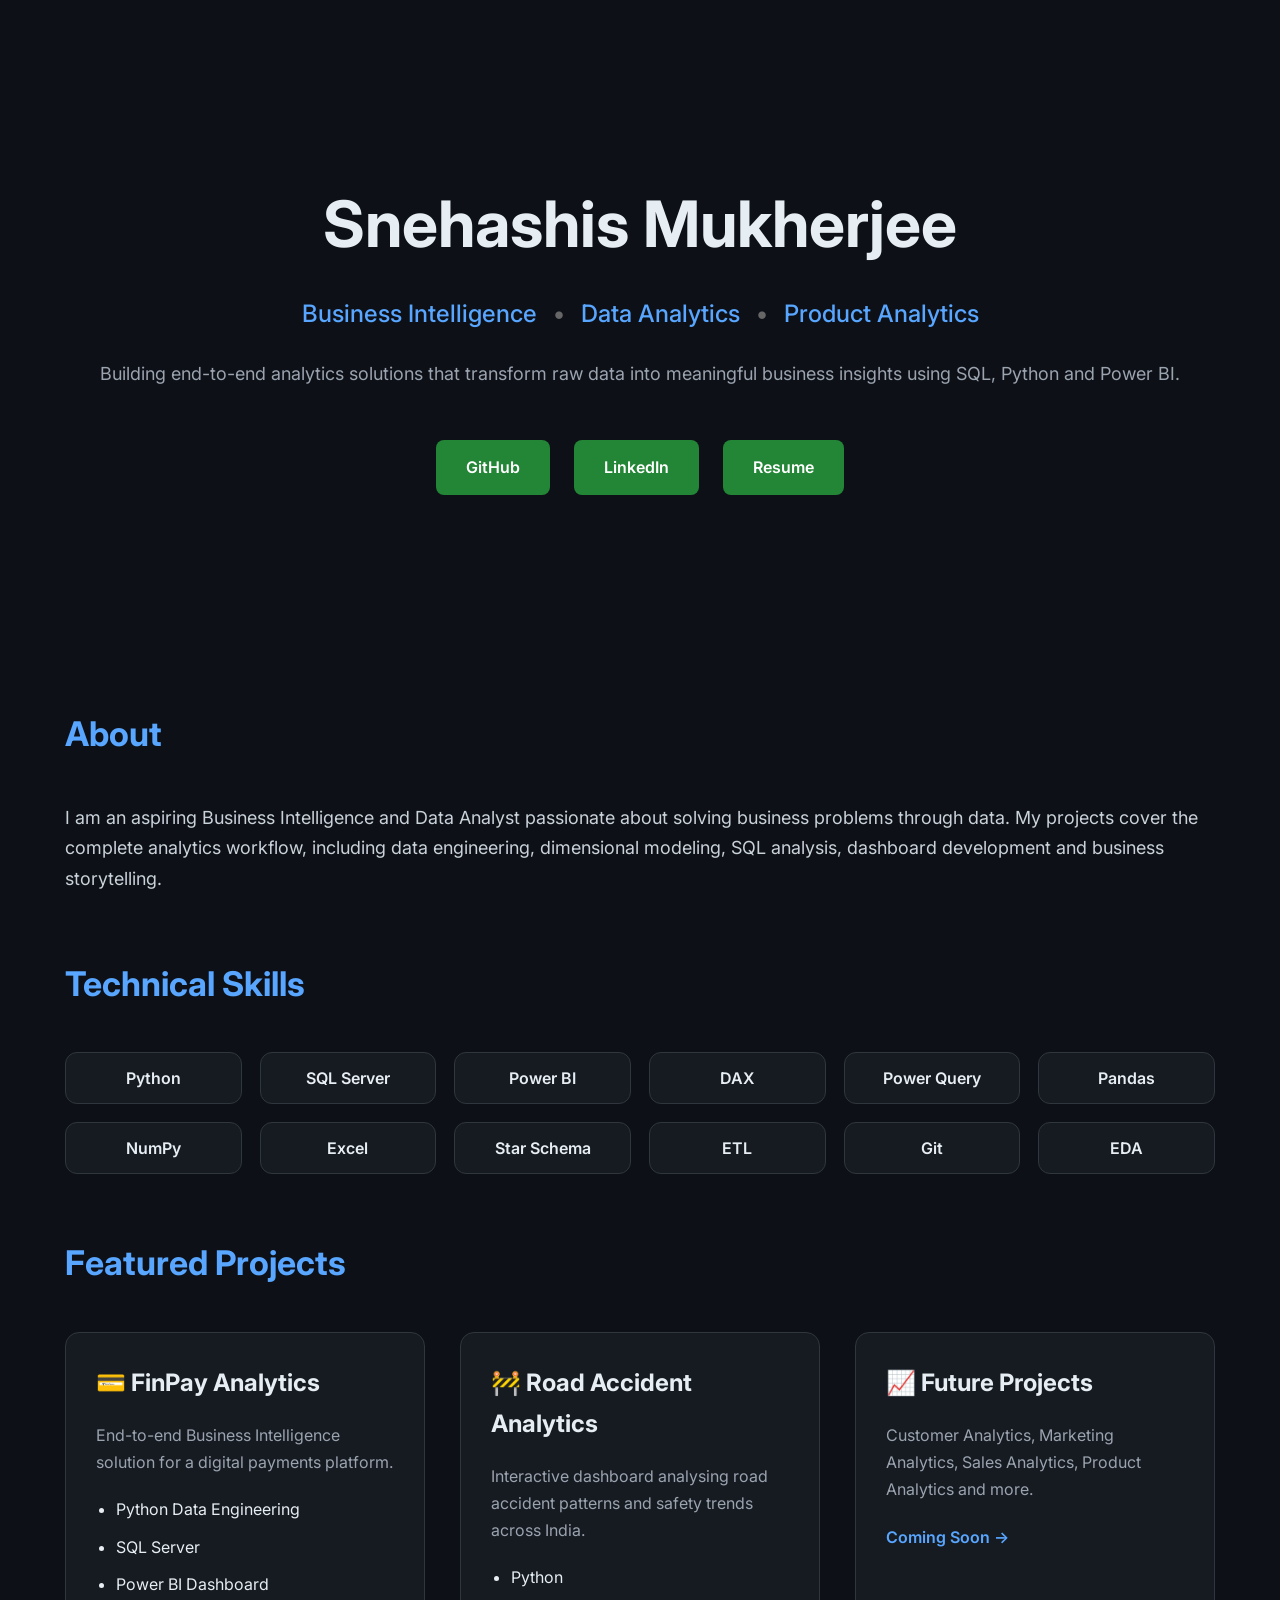
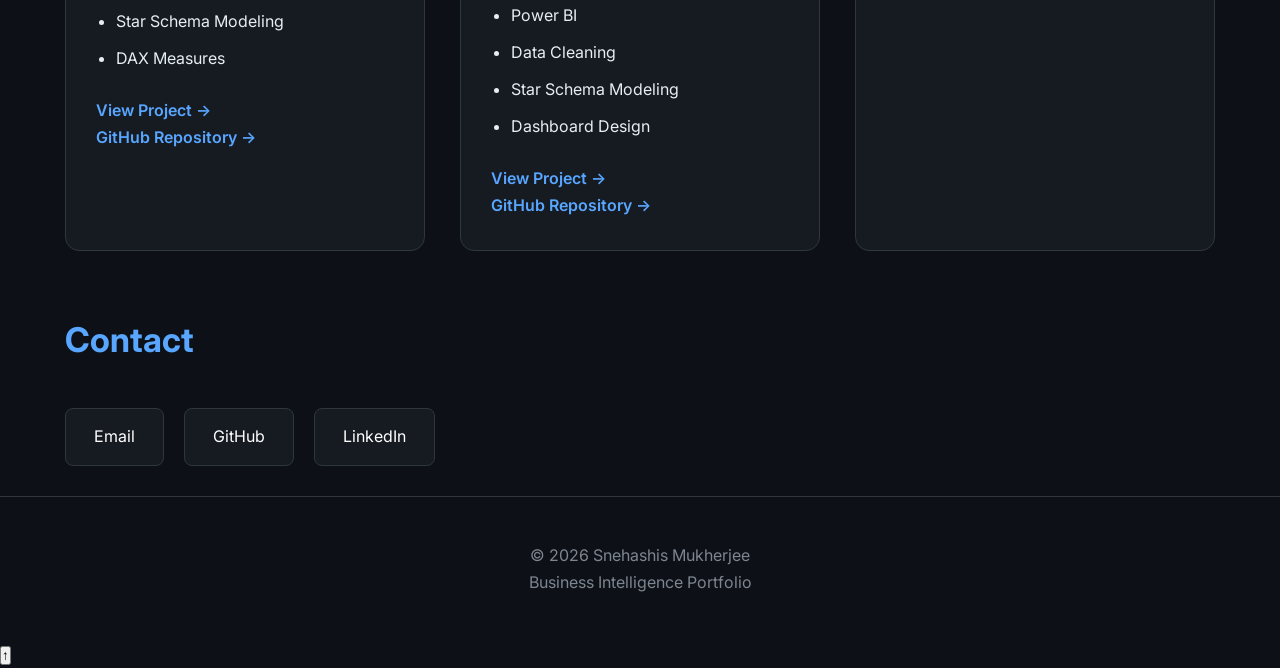
<file: index.html>
<!DOCTYPE html>
<html lang="en">

<head>
    <meta charset="UTF-8">
    <meta name="viewport" content="width=device-width, initial-scale=1.0">
    <title>Snehashis | Business Intelligence Portfolio</title>

    <link rel="stylesheet" href="style.css">

    <link rel="preconnect" href="https://fonts.googleapis.com">
    <link rel="preconnect" href="https://fonts.gstatic.com" crossorigin>

    <link href="https://fonts.googleapis.com/css2?family=Inter:wght@300;400;500;600;700&display=swap"
        rel="stylesheet">
</head>

<body>

    <!-- ========================= -->
    <!-- HERO SECTION -->
    <!-- ========================= -->

    <header class="hero">

        <div class="container">

            <h1>Snehashis Mukherjee</h1>

            <h2>
                Business Intelligence
                <span>•</span>
                Data Analytics
                <span>•</span>
                Product Analytics
            </h2>

            <p>
                Building end-to-end analytics solutions that transform raw
                data into meaningful business insights using SQL, Python
                and Power BI.
            </p>

            <div class="hero-buttons">

                <a href="https://github.com/Snehashis1999" target="_blank">
                    GitHub
                </a>

                <a href="https://www.linkedin.com/in/snehashis-mukherjee-7b459724a?utm_source=share_via&utm_content=profile&utm_medium=member_android" target="_blank">
                    LinkedIn
                </a>

                <a href="Snehashis Mukherjee Resume.pdf" target="_blank">
                    Resume
                </a>

            </div>

        </div>

    </header>


    <!-- ========================= -->
    <!-- ABOUT -->
    <!-- ========================= -->

    <section class="section">

        <div class="container">

            <h3>About</h3>

            <p class="about-text">

                I am an aspiring Business Intelligence and Data Analyst
                passionate about solving business problems through
                data.

                My projects cover the complete analytics workflow,
                including data engineering, dimensional modeling,
                SQL analysis, dashboard development and business
                storytelling.

            </p>

        </div>

    </section>



    <!-- ========================= -->
    <!-- SKILLS -->
    <!-- ========================= -->

    <section class="section">

        <div class="container">

            <h3>Technical Skills</h3>

            <div class="skills">

                <span>Python</span>
                <span>SQL Server</span>
                <span>Power BI</span>
                <span>DAX</span>
                <span>Power Query</span>
                <span>Pandas</span>
                <span>NumPy</span>
                <span>Excel</span>
                <span>Star Schema</span>
                <span>ETL</span>
                <span>Git</span>
                <span>EDA</span>

            </div>

        </div>

    </section>



    <!-- ========================= -->
    <!-- PROJECTS -->
    <!-- ========================= -->

    <section class="section">

        <div class="container">

            <h3>Featured Projects</h3>

            <div class="projects">


                <!-- Project Card -->

                <div class="card">

                    <h4>💳 FinPay Analytics</h4>

                    <p>

                        End-to-end Business Intelligence solution
                        for a digital payments platform.

                    </p>

                    <ul>

                        <li>Python Data Engineering</li>

                        <li>SQL Server</li>

                        <li>Power BI Dashboard</li>

                        <li>Star Schema Modeling</li>

                        <li>DAX Measures</li>

                    </ul>

                    <a href="Projects/FinPay Analysis/index.html">

                        View Project →

                    </a>
                    <br>
                    <a href="https://github.com/Snehashis1999/FinPay-Analysis">

                        GitHub Repository →
                    </a>

                </div>




                <div class="card">

                    <h4>🚧 Road Accident Analytics</h4>

                    <p>

                        Interactive dashboard analysing road accident
                        patterns and safety trends across India.

                    </p>

                    <ul>

                        <li>Python</li>

                        <li>Power BI</li>

                        <li>Data Cleaning</li>

                        <li>Star Schema Modeling</li>

                        <li>Dashboard Design</li>

                    </ul>

                    <a href="Projects/Accident Analysis/Index.html">

                        View Project →

                    </a>
                    <br>
                    <a href="https://github.com/Snehashis1999/Road-Accident-Analysis-India">

                        GitHub Repository →
                    </a>

                </div>





                <div class="card">

                    <h4>📈 Future Projects</h4>

                    <p>

                        Customer Analytics,
                        Marketing Analytics,
                        Sales Analytics,
                        Product Analytics
                        and more.

                    </p>

                    <a href="https://github.com/Snehashis1999">
                        Coming Soon →
                    </a>

                </div>

            </div>

        </div>

    </section>



    <!-- ========================= -->
    <!-- CONTACT -->
    <!-- ========================= -->

    <section class="section">

        <div class="container">

            <h3>Contact</h3>

            <div class="contact">

                <a href="mailto:snehashismukherjee1999@gmail.com">

                    Email

                </a>

                <a href="https://github.com/Snehashis1999">

                    GitHub

                </a>

                <a href="https://www.linkedin.com/in/snehashis-mukherjee-7b459724a?utm_source=share_via&utm_content=profile&utm_medium=member_android">

                    LinkedIn

                </a>

            </div>

        </div>

    </section>



    <!-- ========================= -->
    <!-- FOOTER -->
    <!-- ========================= -->

    <footer>

        © 2026 Snehashis Mukherjee

        <br>

        Business Intelligence Portfolio

    </footer>


    <script src="script.js"></script>
</body>
</file>
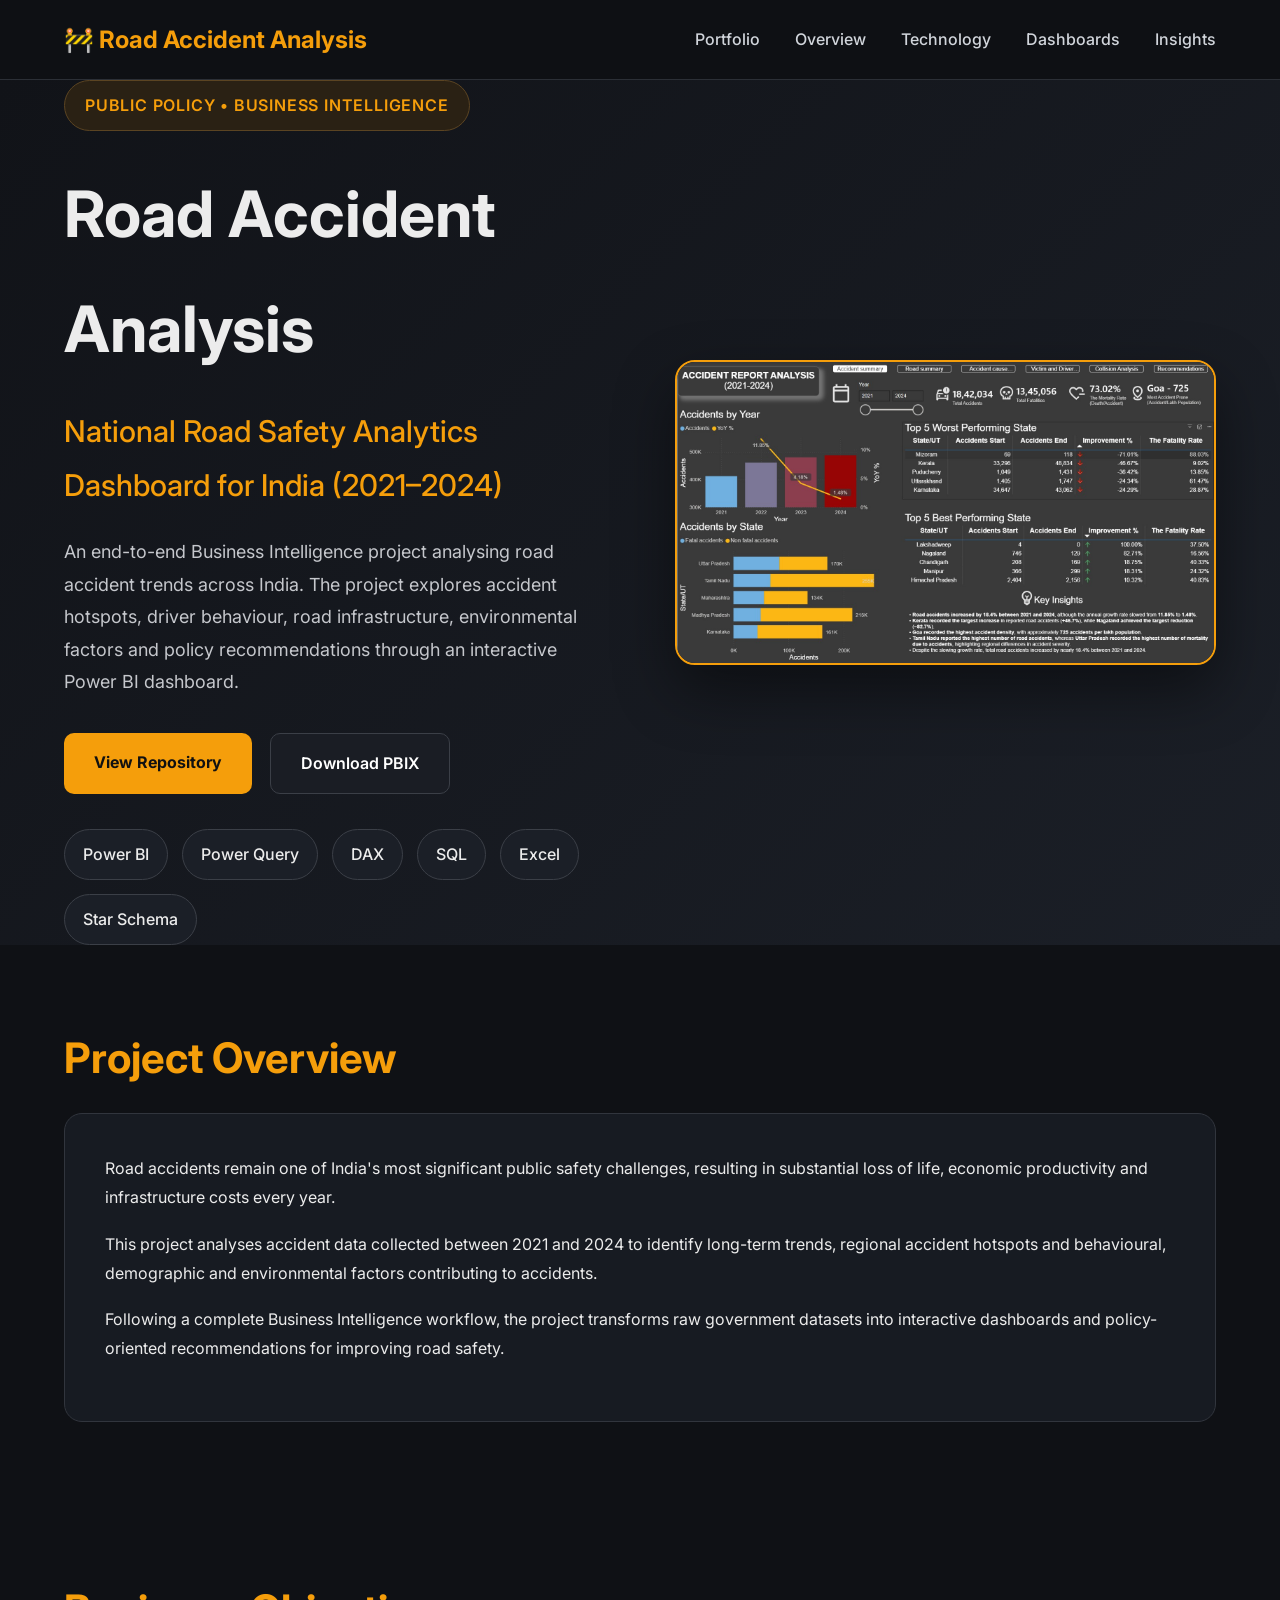
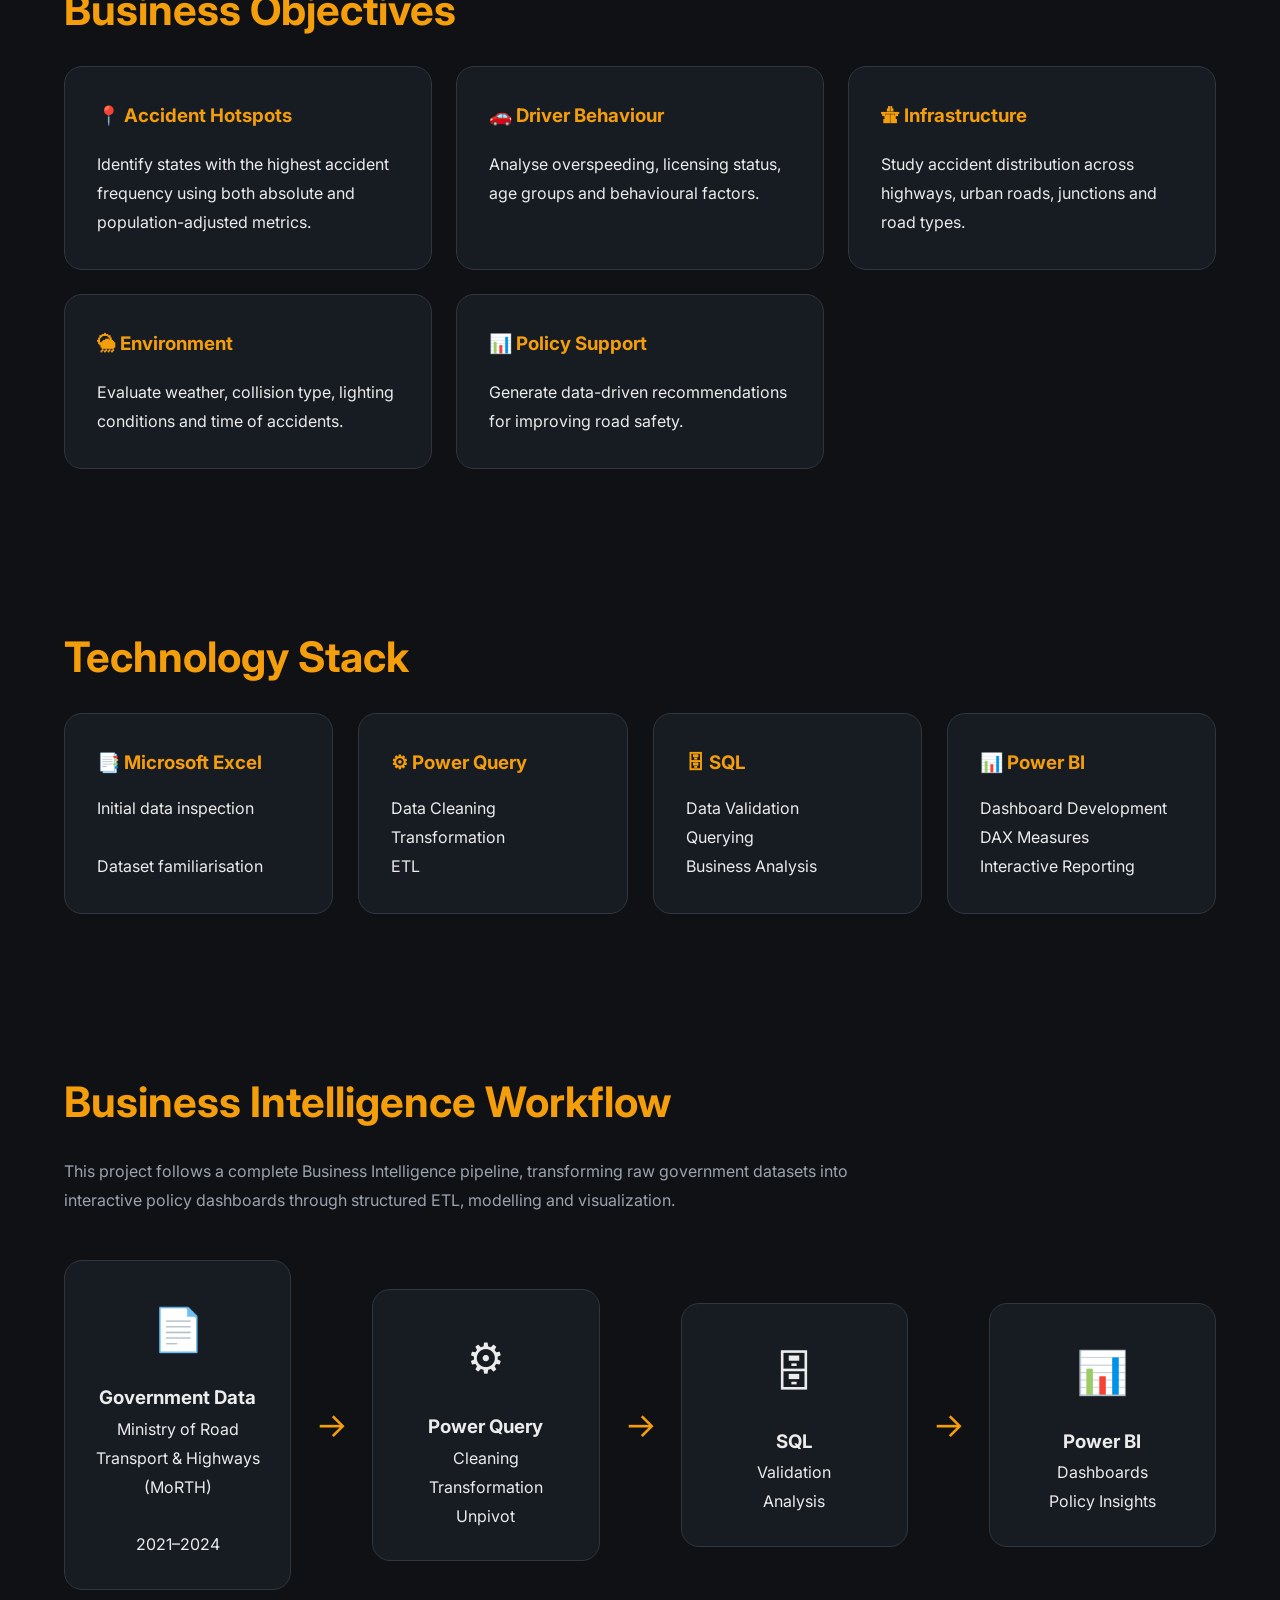
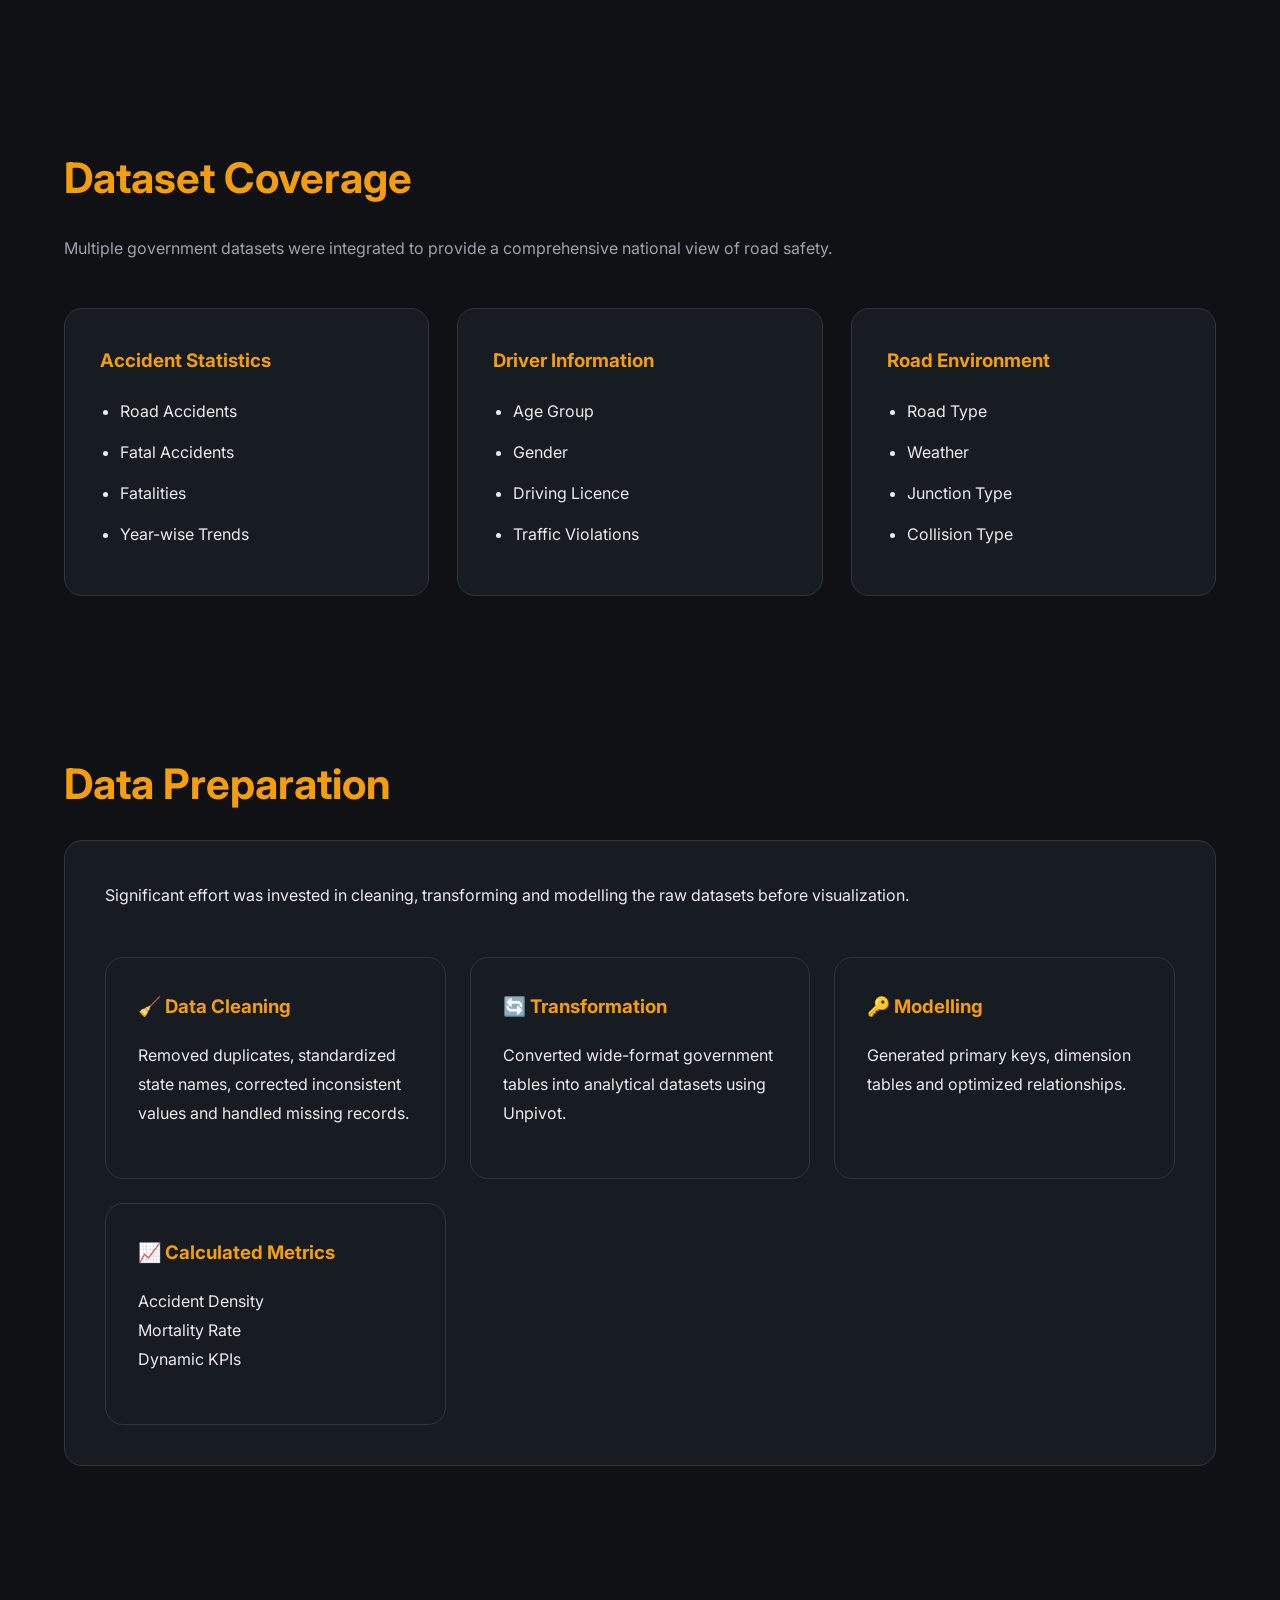
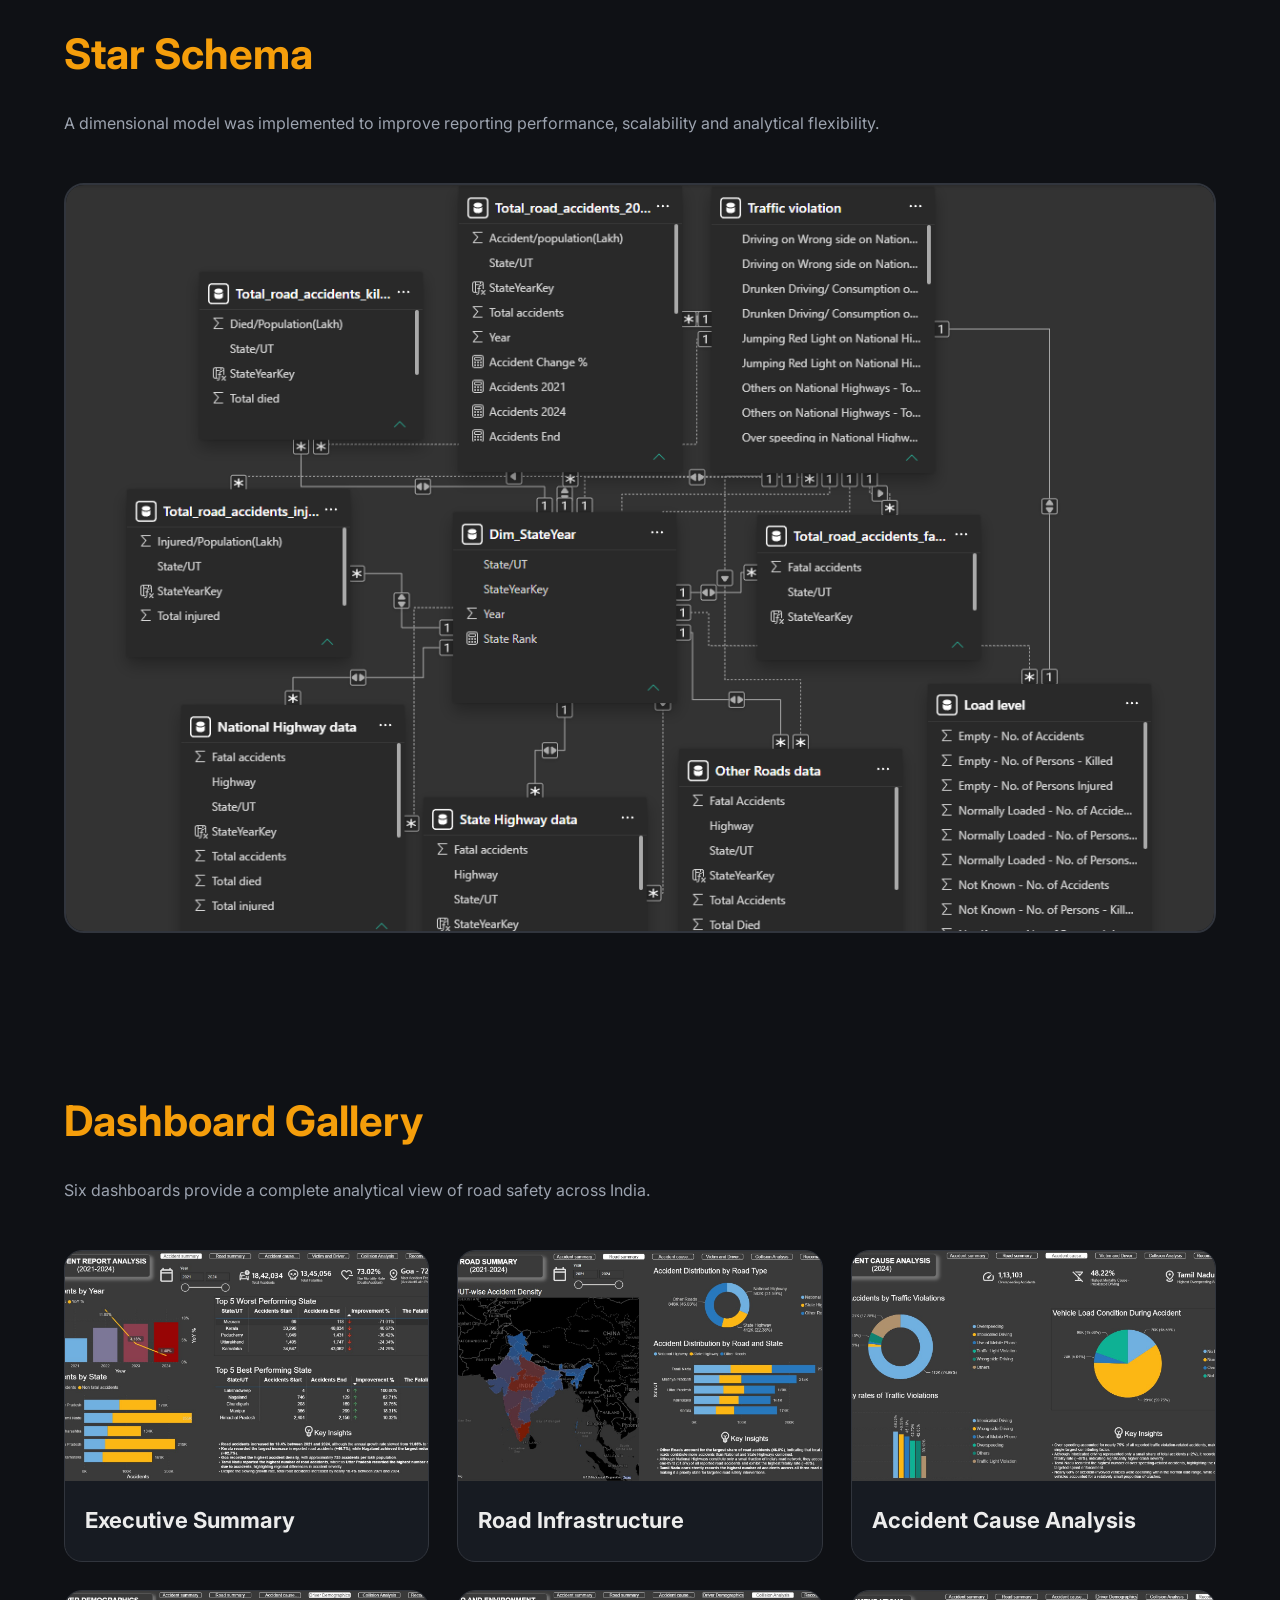
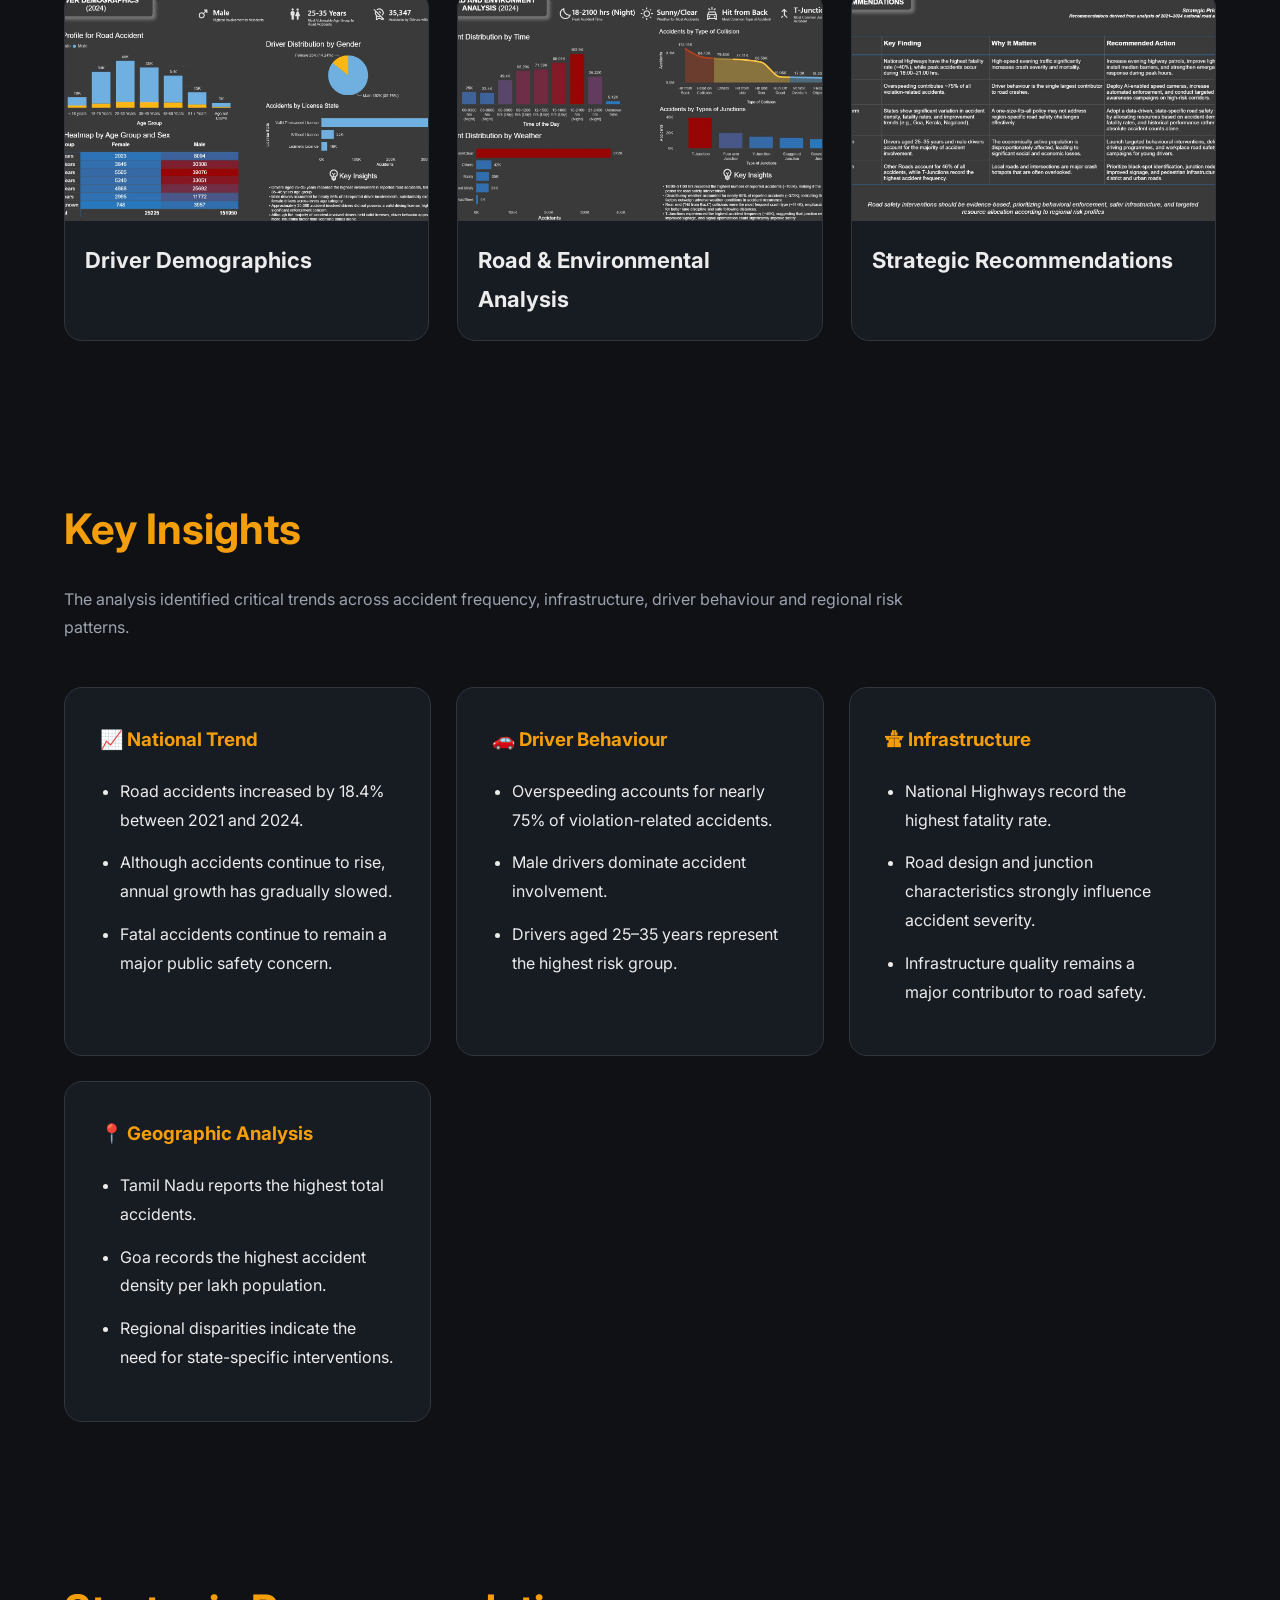
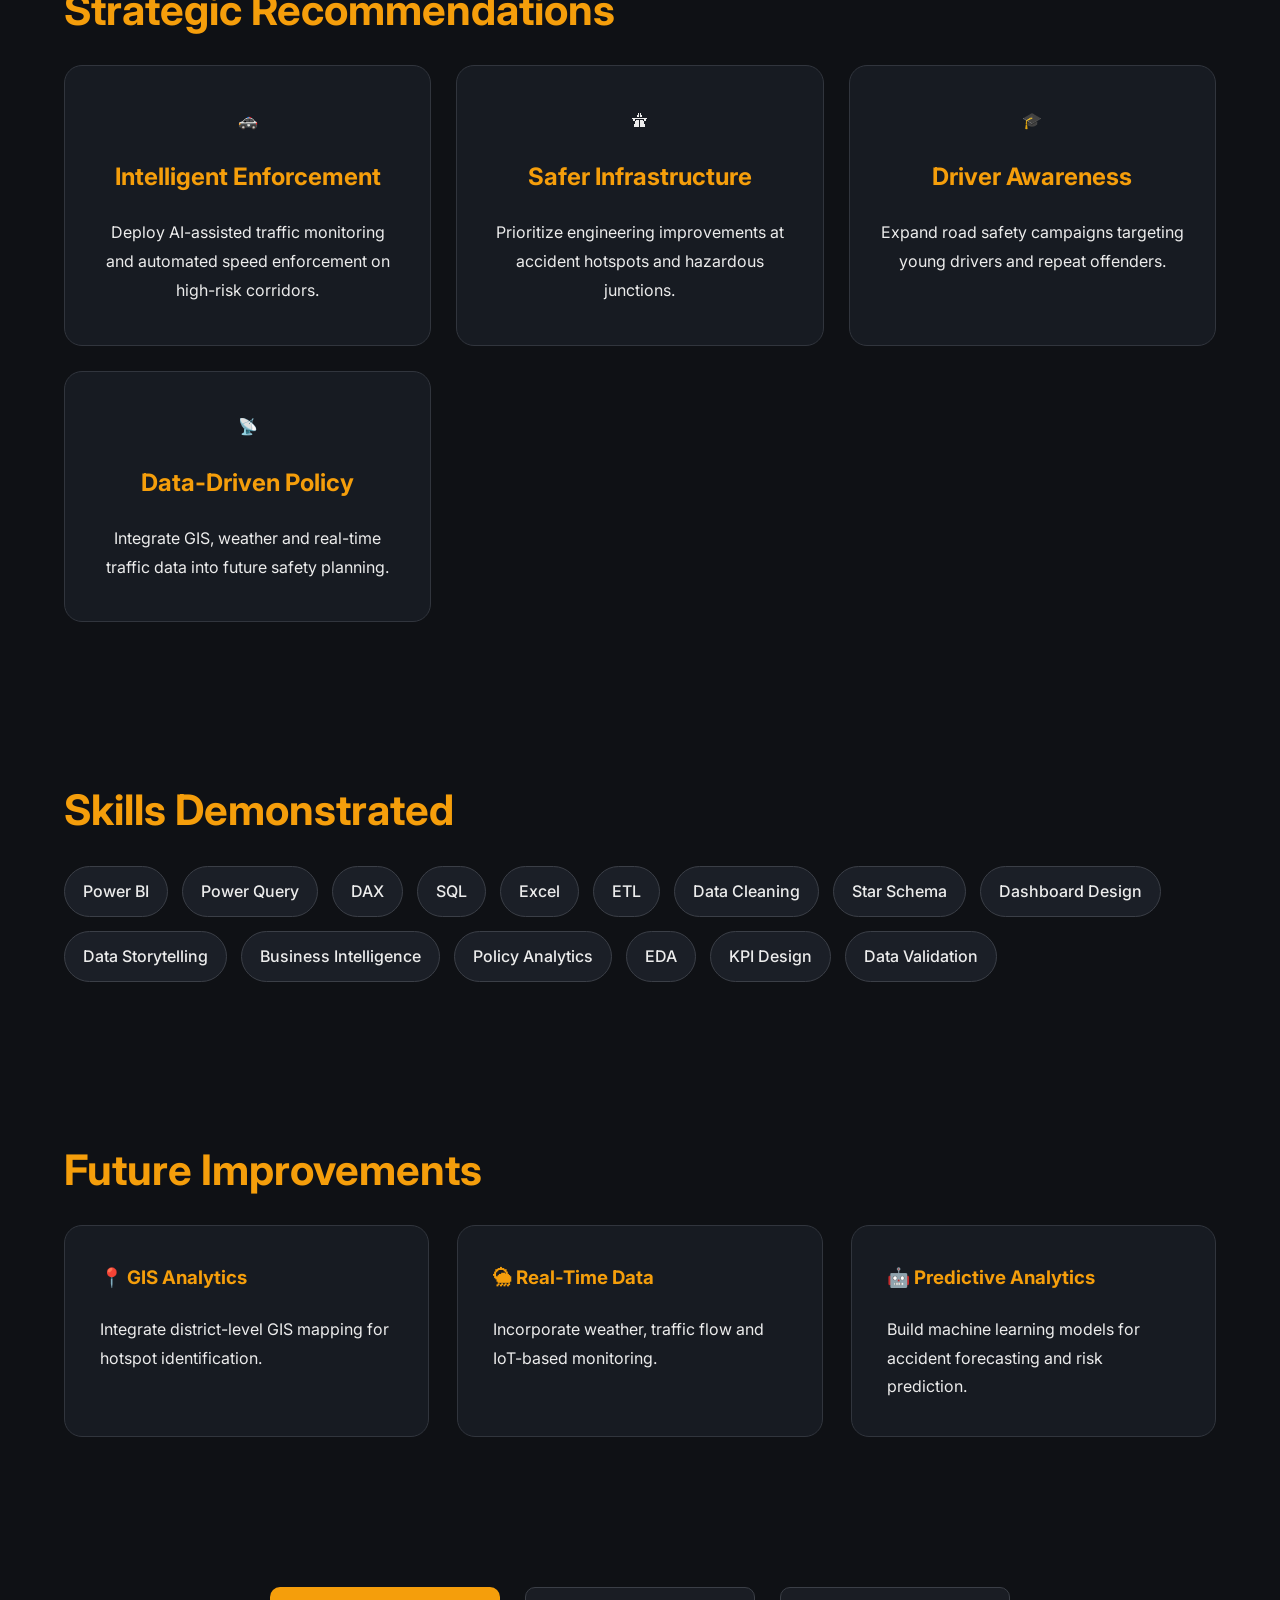
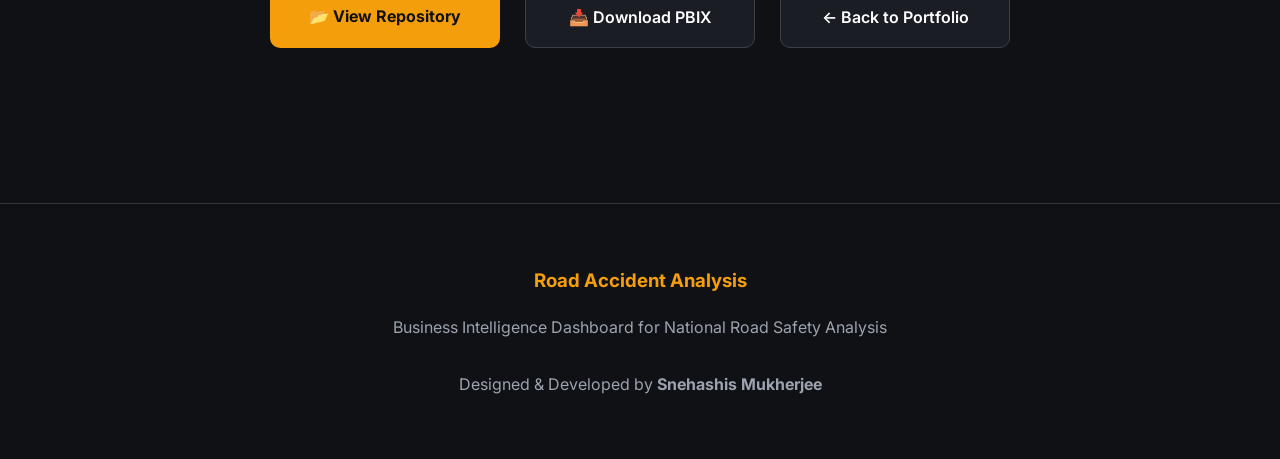
<file: Projects/Accident Analysis/Index.html>
<!DOCTYPE html>

<html lang="en">

<head>

    <meta charset="UTF-8">

    <meta name="viewport" content="width=device-width, initial-scale=1.0">

    <title>Road Accident Analysis | India</title>

    <link rel="stylesheet" href="style.css">

    <link rel="preconnect" href="https://fonts.googleapis.com">

    <link rel="preconnect" href="https://fonts.gstatic.com" crossorigin>

    <link href="https://fonts.googleapis.com/css2?family=Inter:wght@300;400;500;600;700&display=swap"
        rel="stylesheet">

</head>

<body>



<!-- ======================================= -->
<!-- NAVIGATION -->
<!-- ======================================= -->

<nav>

    <div class="container nav-container">

        <div class="logo">

            🚧 Road Accident Analysis

        </div>

        <div class="nav-links">

            <a href="../../index.html">

                Portfolio

            </a>

            <a href="#overview">

                Overview

            </a>

            <a href="#technology">

                Technology

            </a>

            <a href="#dashboards">

                Dashboards

            </a>

            <a href="#insights">

                Insights

            </a>

        </div>

    </div>

</nav>





<!-- ======================================= -->
<!-- HERO -->
<!-- ======================================= -->

<header class="hero">

    <div class="container hero-content">

        <div class="hero-text">

            <span class="project-tag">

                PUBLIC POLICY • BUSINESS INTELLIGENCE

            </span>

            <h1>

                Road Accident Analysis

            </h1>

            <h2>

                National Road Safety Analytics Dashboard
                for India (2021–2024)

            </h2>

            <p>

                An end-to-end Business Intelligence project
                analysing road accident trends across India.

                The project explores accident hotspots,
                driver behaviour, road infrastructure,
                environmental factors and policy
                recommendations through an interactive
                Power BI dashboard.

            </p>



            <div class="hero-buttons">

                <a class="primary-btn"

                    href="https://github.com/Snehashis1999/Road-Accident-Analysis-India"

                    target="_blank">

                    View Repository

                </a>

                <a class="secondary-btn"

                    href="https://github.com/Snehashis1999/Road-Accident-Analysis-India/blob/main/PowerBi%20File/Accident%20Analysis%20Dashboard.pbix">

                    Download PBIX

                </a>

            </div>




            <div class="tech-badges">

                <span>Power BI</span>

                <span>Power Query</span>

                <span>DAX</span>

                <span>SQL</span>

                <span>Excel</span>

                <span>Star Schema</span>

            </div>

        </div>




        <div class="hero-image">

            <img 
                src="Accident Summary.jpg"
                alt="Accident Summary Dashboard"
                class="dashboard-image"
                onclick="openLightbox(this.src,'Road Accident Dashboard')">

        </div>

    </div>

</header>







<!-- ======================================= -->
<!-- PROJECT OVERVIEW -->
<!-- ======================================= -->

<section id="overview">

    <div class="container">

        <h2 class="section-title">

            Project Overview

        </h2>

        <div class="overview-card">

            <p>

                Road accidents remain one of India's
                most significant public safety challenges,
                resulting in substantial loss of life,
                economic productivity and infrastructure
                costs every year.

            </p>

            <p>

                This project analyses accident data
                collected between 2021 and 2024 to
                identify long-term trends, regional
                accident hotspots and behavioural,
                demographic and environmental
                factors contributing to accidents.

            </p>

            <p>

                Following a complete Business
                Intelligence workflow, the project
                transforms raw government datasets
                into interactive dashboards and
                policy-oriented recommendations
                for improving road safety.

            </p>

        </div>

    </div>

</section>






<!-- ======================================= -->
<!-- BUSINESS OBJECTIVES -->
<!-- ======================================= -->

<section>

    <div class="container">

        <h2 class="section-title">

            Business Objectives

        </h2>



        <div class="problem-grid">

            <div class="problem-card">

                <h3>

                    📍 Accident Hotspots

                </h3>

                <p>

                    Identify states with the highest
                    accident frequency using both
                    absolute and population-adjusted
                    metrics.

                </p>

            </div>





            <div class="problem-card">

                <h3>

                    🚗 Driver Behaviour

                </h3>

                <p>

                    Analyse overspeeding,
                    licensing status,
                    age groups and
                    behavioural factors.

                </p>

            </div>





            <div class="problem-card">

                <h3>

                    🛣 Infrastructure

                </h3>

                <p>

                    Study accident
                    distribution across
                    highways, urban roads,
                    junctions and road types.

                </p>

            </div>





            <div class="problem-card">

                <h3>

                    🌦 Environment

                </h3>

                <p>

                    Evaluate weather,
                    collision type,
                    lighting conditions
                    and time of accidents.

                </p>

            </div>





            <div class="problem-card">

                <h3>

                    📊 Policy Support

                </h3>

                <p>

                    Generate data-driven
                    recommendations
                    for improving
                    road safety.

                </p>

            </div>

        </div>

    </div>

</section>







<!-- ======================================= -->
<!-- TECHNOLOGY STACK -->
<!-- ======================================= -->

<section id="technology">

    <div class="container">

        <h2 class="section-title">

            Technology Stack

        </h2>



        <div class="stack-grid">

            <div class="stack-card">

                <h3>

                    📑 Microsoft Excel

                </h3>

                <p>

                    Initial data inspection

                    <br><br>

                    Dataset familiarisation

                </p>

            </div>





            <div class="stack-card">

                <h3>

                    ⚙ Power Query

                </h3>

                <p>

                    Data Cleaning

                    <br>

                    Transformation

                    <br>

                    ETL

                </p>

            </div>





            <div class="stack-card">

                <h3>

                    🗄 SQL

                </h3>

                <p>

                    Data Validation

                    <br>

                    Querying

                    <br>

                    Business Analysis

                </p>

            </div>





            <div class="stack-card">

                <h3>

                    📊 Power BI

                </h3>

                <p>

                    Dashboard Development

                    <br>

                    DAX Measures

                    <br>

                    Interactive Reporting

                </p>

            </div>

        </div>

    </div>

</section>




<!-- ===== PART 2 STARTS HERE ===== -->

<!-- ======================================= -->
<!-- BI WORKFLOW -->
<!-- ======================================= -->

<section id="pipeline">

    <div class="container">

        <h2 class="section-title">

            Business Intelligence Workflow

        </h2>

        <p class="section-subtitle">

            This project follows a complete Business Intelligence pipeline,
            transforming raw government datasets into interactive policy
            dashboards through structured ETL, modelling and visualization.

        </p>

        <div class="pipeline">

            <div class="pipeline-box">

                <div class="pipeline-icon">

                    📄

                </div>

                <h3>

                    Government Data

                </h3>

                <p>

                    Ministry of Road Transport
                    & Highways (MoRTH)

                    <br><br>

                    2021–2024

                </p>

            </div>

            <div class="arrow">→</div>

            <div class="pipeline-box">

                <div class="pipeline-icon">

                    ⚙

                </div>

                <h3>

                    Power Query

                </h3>

                <p>

                    Cleaning

                    <br>

                    Transformation

                    <br>

                    Unpivot

                </p>

            </div>

            <div class="arrow">→</div>

            <div class="pipeline-box">

                <div class="pipeline-icon">

                    🗄

                </div>

                <h3>

                    SQL

                </h3>

                <p>

                    Validation

                    <br>

                    Analysis

                </p>

            </div>

            <div class="arrow">→</div>

            <div class="pipeline-box">

                <div class="pipeline-icon">

                    📊

                </div>

                <h3>

                    Power BI

                </h3>

                <p>

                    Dashboards

                    <br>

                    Policy Insights

                </p>

            </div>

        </div>

    </div>

</section>





<!-- ======================================= -->
<!-- DATASET -->
<!-- ======================================= -->

<section>

    <div class="container">

        <h2 class="section-title">

            Dataset Coverage

        </h2>

        <p class="section-subtitle">

            Multiple government datasets were integrated
            to provide a comprehensive national view
            of road safety.

        </p>

        <div class="feature-grid">

            <div class="feature-card">

                <h3>

                    Accident Statistics

                </h3>

                <ul>

                    <li>Road Accidents</li>

                    <li>Fatal Accidents</li>

                    <li>Fatalities</li>

                    <li>Year-wise Trends</li>

                </ul>

            </div>





            <div class="feature-card">

                <h3>

                    Driver Information

                </h3>

                <ul>

                    <li>Age Group</li>

                    <li>Gender</li>

                    <li>Driving Licence</li>

                    <li>Traffic Violations</li>

                </ul>

            </div>





            <div class="feature-card">

                <h3>

                    Road Environment

                </h3>

                <ul>

                    <li>Road Type</li>

                    <li>Weather</li>

                    <li>Junction Type</li>

                    <li>Collision Type</li>

                </ul>

            </div>

        </div>

    </div>

</section>





<!-- ======================================= -->
<!-- DATA PREPARATION -->
<!-- ======================================= -->

<section>

    <div class="container">

        <h2 class="section-title">

            Data Preparation

        </h2>

        <div class="overview-card">

            <p>

                Significant effort was invested in cleaning,
                transforming and modelling the raw datasets
                before visualization.

            </p>

            <br>

            <div class="problem-grid">

                <div class="problem-card">

                    <h3>

                        🧹 Data Cleaning

                    </h3>

                    <p>

                        Removed duplicates,
                        standardized state names,
                        corrected inconsistent values
                        and handled missing records.

                    </p>

                </div>





                <div class="problem-card">

                    <h3>

                        🔄 Transformation

                    </h3>

                    <p>

                        Converted wide-format
                        government tables into
                        analytical datasets
                        using Unpivot.

                    </p>

                </div>





                <div class="problem-card">

                    <h3>

                        🔑 Modelling

                    </h3>

                    <p>

                        Generated primary keys,
                        dimension tables and
                        optimized relationships.

                    </p>

                </div>





                <div class="problem-card">

                    <h3>

                        📈 Calculated Metrics

                    </h3>

                    <p>

                        Accident Density

                        <br>

                        Mortality Rate

                        <br>

                        Dynamic KPIs

                    </p>

                </div>

            </div>

        </div>

    </div>

</section>






<!-- ======================================= -->
<!-- STAR SCHEMA -->
<!-- ======================================= -->

<section>

    <div class="container">

        <h2 class="section-title">

            Star Schema

        </h2>

        <p class="section-subtitle">

            A dimensional model was implemented
            to improve reporting performance,
            scalability and analytical flexibility.

        </p>

        <div class="schema-image">

            <img 
                src="Star Schema.png"
                alt="Road Accident Star Schema"
                class="dashboard-image"
                onclick="openLightbox(this.src,'Road Accident Star Schema')">
        </div>

    </div>

</section>






<!-- ======================================= -->
<!-- DASHBOARD GALLERY -->
<!-- ======================================= -->

<section id="dashboards">

    <div class="container">

        <h2 class="section-title">

            Dashboard Gallery

        </h2>

        <p class="section-subtitle">

            Six dashboards provide a complete
            analytical view of road safety across India.

        </p>

        <div class="dashboard-grid">

            <div class="dashboard-card">

                <img 
                src="Accident Summary.jpg"
                alt="Accident Summary Dashboard"
                class="dashboard-image"
                onclick="openLightbox(this.src,'Road Accident Dashboard')">

                <h3>

                    Executive Summary

                </h3>

            </div>





            <div class="dashboard-card">

                <img 
                src="Road Summary.jpg"
                alt="Road Summary Dashboard"
                class="dashboard-image"
                onclick="openLightbox(this.src,'Road Summary Dashboard')">

                <h3>

                    Road Infrastructure

                </h3>

            </div>





            <div class="dashboard-card">

                <img 
                    src="Accident Causes.jpg"
                    alt="Accident Causes Dashboard"
                    class="dashboard-image"
                    onclick="openLightbox(this.src,'Accident Causes Dashboard')">
                <h3>

                    Accident Cause Analysis

                </h3>

            </div>





            <div class="dashboard-card">

                <img 
                    src="Driver Demographics.jpg"
                    alt="Driver Demographics Dashboard"
                    class="dashboard-image"
                    onclick="openLightbox(this.src,'Driver Demographics Dashboard')">

                <h3>

                    Driver Demographics

                </h3>

            </div>





            <div class="dashboard-card">

                <img 
                    src="Road and Environment Analysis.jpg"
                    alt="Road and Environment Analysis Dashboard"
                    class="dashboard-image"
                    onclick="openLightbox(this.src,'Road and Environment Analysis Dashboard')">

                <h3>

                    Road & Environmental Analysis

                </h3>

            </div>





            <div class="dashboard-card">

                <img 
                    src="Recommendations.jpg"
                    alt="Recommendations Dashboard"
                    class="dashboard-image"
                    onclick="openLightbox(this.src,'Recommendations Dashboard')">

                <h3>

                    Strategic Recommendations

                </h3>

            </div>

        </div>

    </div>

</section>



<!-- ===== PART 3 STARTS HERE ===== -->

<!-- ======================================= -->
<!-- KEY INSIGHTS -->
<!-- ======================================= -->

<section id="insights">

    <div class="container">

        <h2 class="section-title">

            Key Insights

        </h2>

        <p class="section-subtitle">

            The analysis identified critical trends across accident
            frequency, infrastructure, driver behaviour and regional
            risk patterns.

        </p>

        <div class="insight-grid">

            <div class="insight-card">

                <h3>

                    📈 National Trend

                </h3>

                <ul>

                    <li>Road accidents increased by 18.4% between 2021 and 2024.</li>

                    <li>Although accidents continue to rise, annual growth has gradually slowed.</li>

                    <li>Fatal accidents continue to remain a major public safety concern.</li>

                </ul>

            </div>





            <div class="insight-card">

                <h3>

                    🚗 Driver Behaviour

                </h3>

                <ul>

                    <li>Overspeeding accounts for nearly 75% of violation-related accidents.</li>

                    <li>Male drivers dominate accident involvement.</li>

                    <li>Drivers aged 25–35 years represent the highest risk group.</li>

                </ul>

            </div>





            <div class="insight-card">

                <h3>

                    🛣 Infrastructure

                </h3>

                <ul>

                    <li>National Highways record the highest fatality rate.</li>

                    <li>Road design and junction characteristics strongly influence accident severity.</li>

                    <li>Infrastructure quality remains a major contributor to road safety.</li>

                </ul>

            </div>





            <div class="insight-card">

                <h3>

                    📍 Geographic Analysis

                </h3>

                <ul>

                    <li>Tamil Nadu reports the highest total accidents.</li>

                    <li>Goa records the highest accident density per lakh population.</li>

                    <li>Regional disparities indicate the need for state-specific interventions.</li>

                </ul>

            </div>

        </div>

    </div>

</section>






<!-- ======================================= -->
<!-- POLICY RECOMMENDATIONS -->
<!-- ======================================= -->

<section>

    <div class="container">

        <h2 class="section-title">

            Strategic Recommendations

        </h2>

        <div class="recommendation-grid">

            <div class="recommendation-card">

                🚓

                <h3>

                    Intelligent Enforcement

                </h3>

                <p>

                    Deploy AI-assisted traffic monitoring and
                    automated speed enforcement on
                    high-risk corridors.

                </p>

            </div>





            <div class="recommendation-card">

                🛣

                <h3>

                    Safer Infrastructure

                </h3>

                <p>

                    Prioritize engineering improvements
                    at accident hotspots and
                    hazardous junctions.

                </p>

            </div>





            <div class="recommendation-card">

                🎓

                <h3>

                    Driver Awareness

                </h3>

                <p>

                    Expand road safety campaigns
                    targeting young drivers
                    and repeat offenders.

                </p>

            </div>





            <div class="recommendation-card">

                📡

                <h3>

                    Data-Driven Policy

                </h3>

                <p>

                    Integrate GIS,
                    weather and
                    real-time traffic data
                    into future safety planning.

                </p>

            </div>

        </div>

    </div>

</section>







<!-- ======================================= -->
<!-- SKILLS -->
<!-- ======================================= -->

<section>

    <div class="container">

        <h2 class="section-title">

            Skills Demonstrated

        </h2>

        <div class="tech-badges">

            <span>Power BI</span>

            <span>Power Query</span>

            <span>DAX</span>

            <span>SQL</span>

            <span>Excel</span>

            <span>ETL</span>

            <span>Data Cleaning</span>

            <span>Star Schema</span>

            <span>Dashboard Design</span>

            <span>Data Storytelling</span>

            <span>Business Intelligence</span>

            <span>Policy Analytics</span>

            <span>EDA</span>

            <span>KPI Design</span>

            <span>Data Validation</span>

        </div>

    </div>

</section>







<!-- ======================================= -->
<!-- FUTURE IMPROVEMENTS -->
<!-- ======================================= -->

<section>

    <div class="container">

        <h2 class="section-title">

            Future Improvements

        </h2>

        <div class="feature-grid">

            <div class="feature-card">

                <h3>

                    📍 GIS Analytics

                </h3>

                <p>

                    Integrate district-level GIS mapping
                    for hotspot identification.

                </p>

            </div>





            <div class="feature-card">

                <h3>

                    🌦 Real-Time Data

                </h3>

                <p>

                    Incorporate weather,
                    traffic flow and
                    IoT-based monitoring.

                </p>

            </div>





            <div class="feature-card">

                <h3>

                    🤖 Predictive Analytics

                </h3>

                <p>

                    Build machine learning
                    models for accident
                    forecasting and
                    risk prediction.

                </p>

            </div>

        </div>

    </div>

</section>








<!-- ======================================= -->
<!-- PROJECT LINKS -->
<!-- ======================================= -->

<section>

    <div class="container">

        <div class="project-links">

            <a

                href="https://github.com/Snehashis1999/Road-Accident-Analysis-India"

                target="_blank"

                class="primary-btn">

                📂 View Repository

            </a>



            <a

                href="https://github.com/Snehashis1999/Road-Accident-Analysis-India/blob/main/PowerBi%20File/Accident%20Analysis%20Dashboard.pbix"

                class="secondary-btn">

                📥 Download PBIX

            </a>



            <a

                href="../../index.html"

                class="secondary-btn">

                ← Back to Portfolio

            </a>

        </div>

    </div>

</section>







<!-- ======================================= -->
<!-- FOOTER -->
<!-- ======================================= -->

<footer>

    <div class="container">

        <h3>

            Road Accident Analysis

        </h3>

        <p>

            Business Intelligence Dashboard
            for National Road Safety Analysis

        </p>

        <br>

        <p>

            Designed & Developed by

            <strong>

                Snehashis Mukherjee

            </strong>

        </p>

    </div>

</footer>

    <script src="../../script.js"></script>

</body>

</html>
</file>
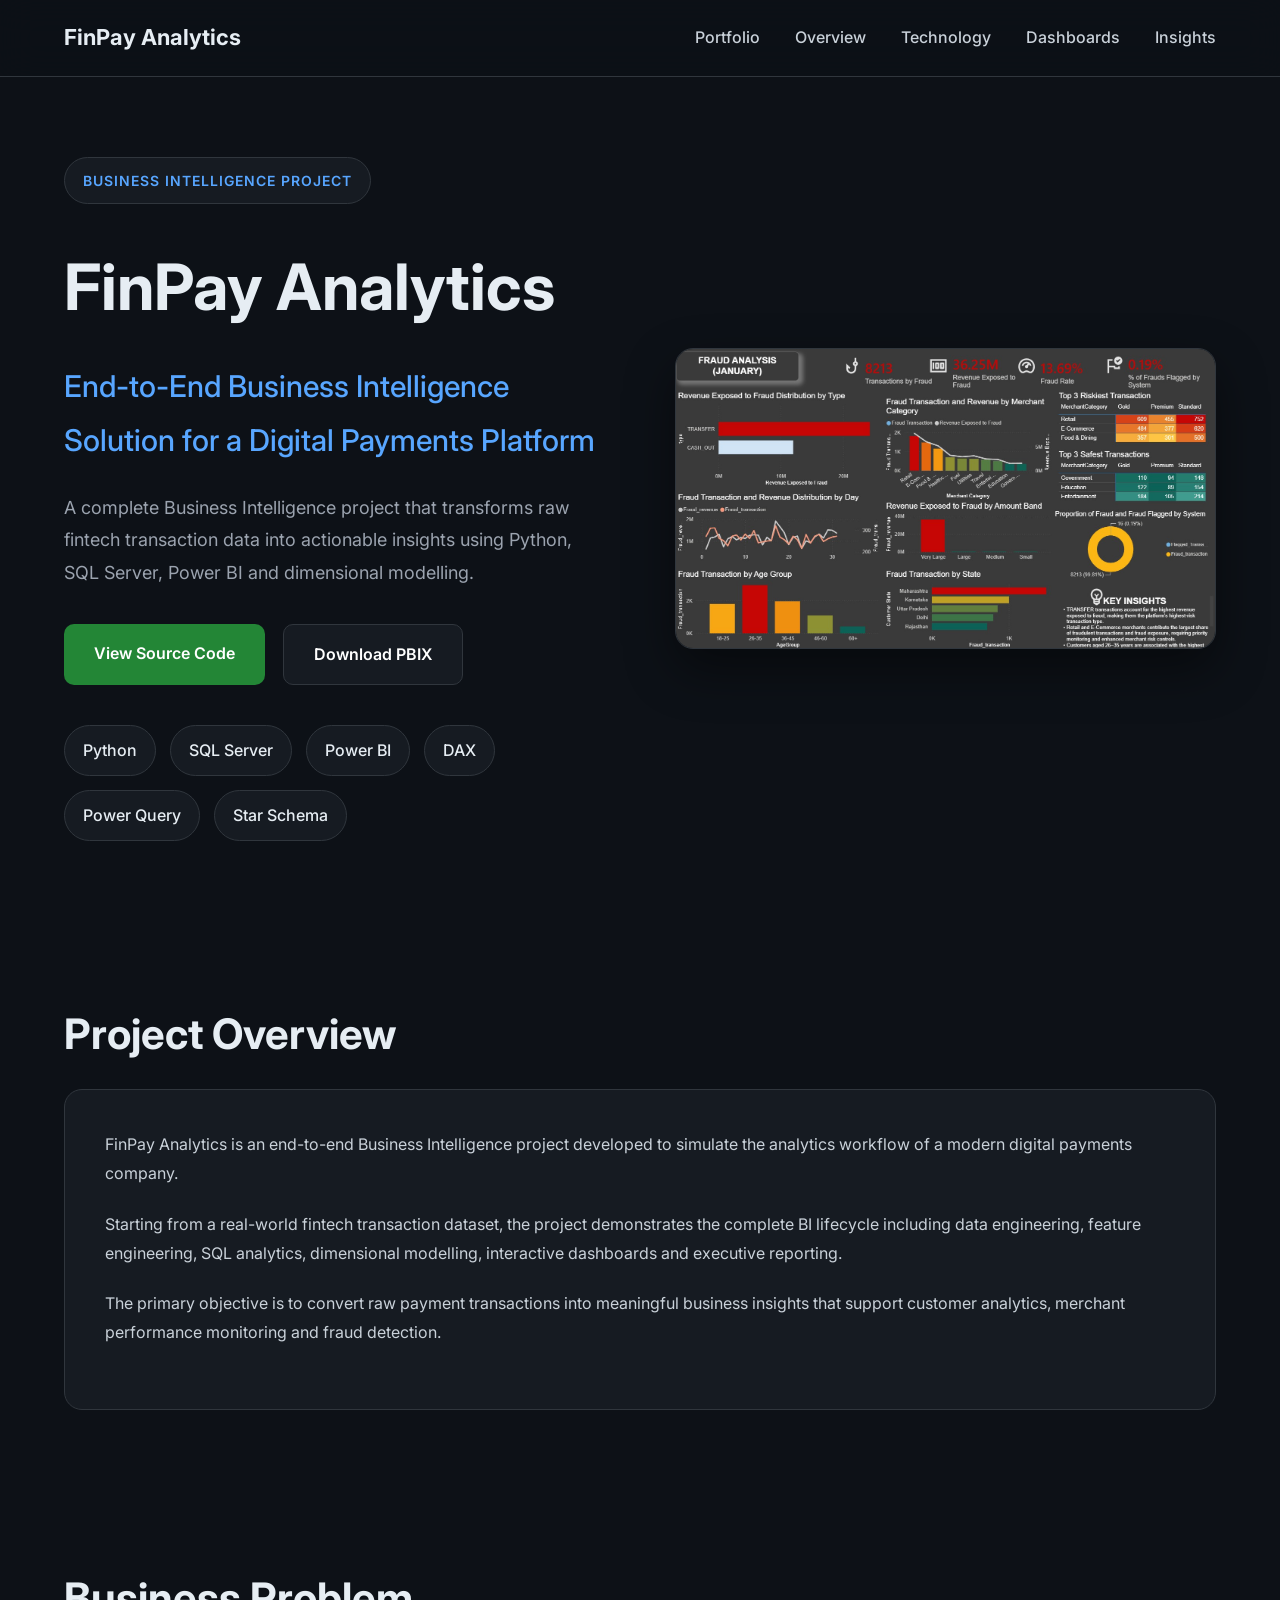
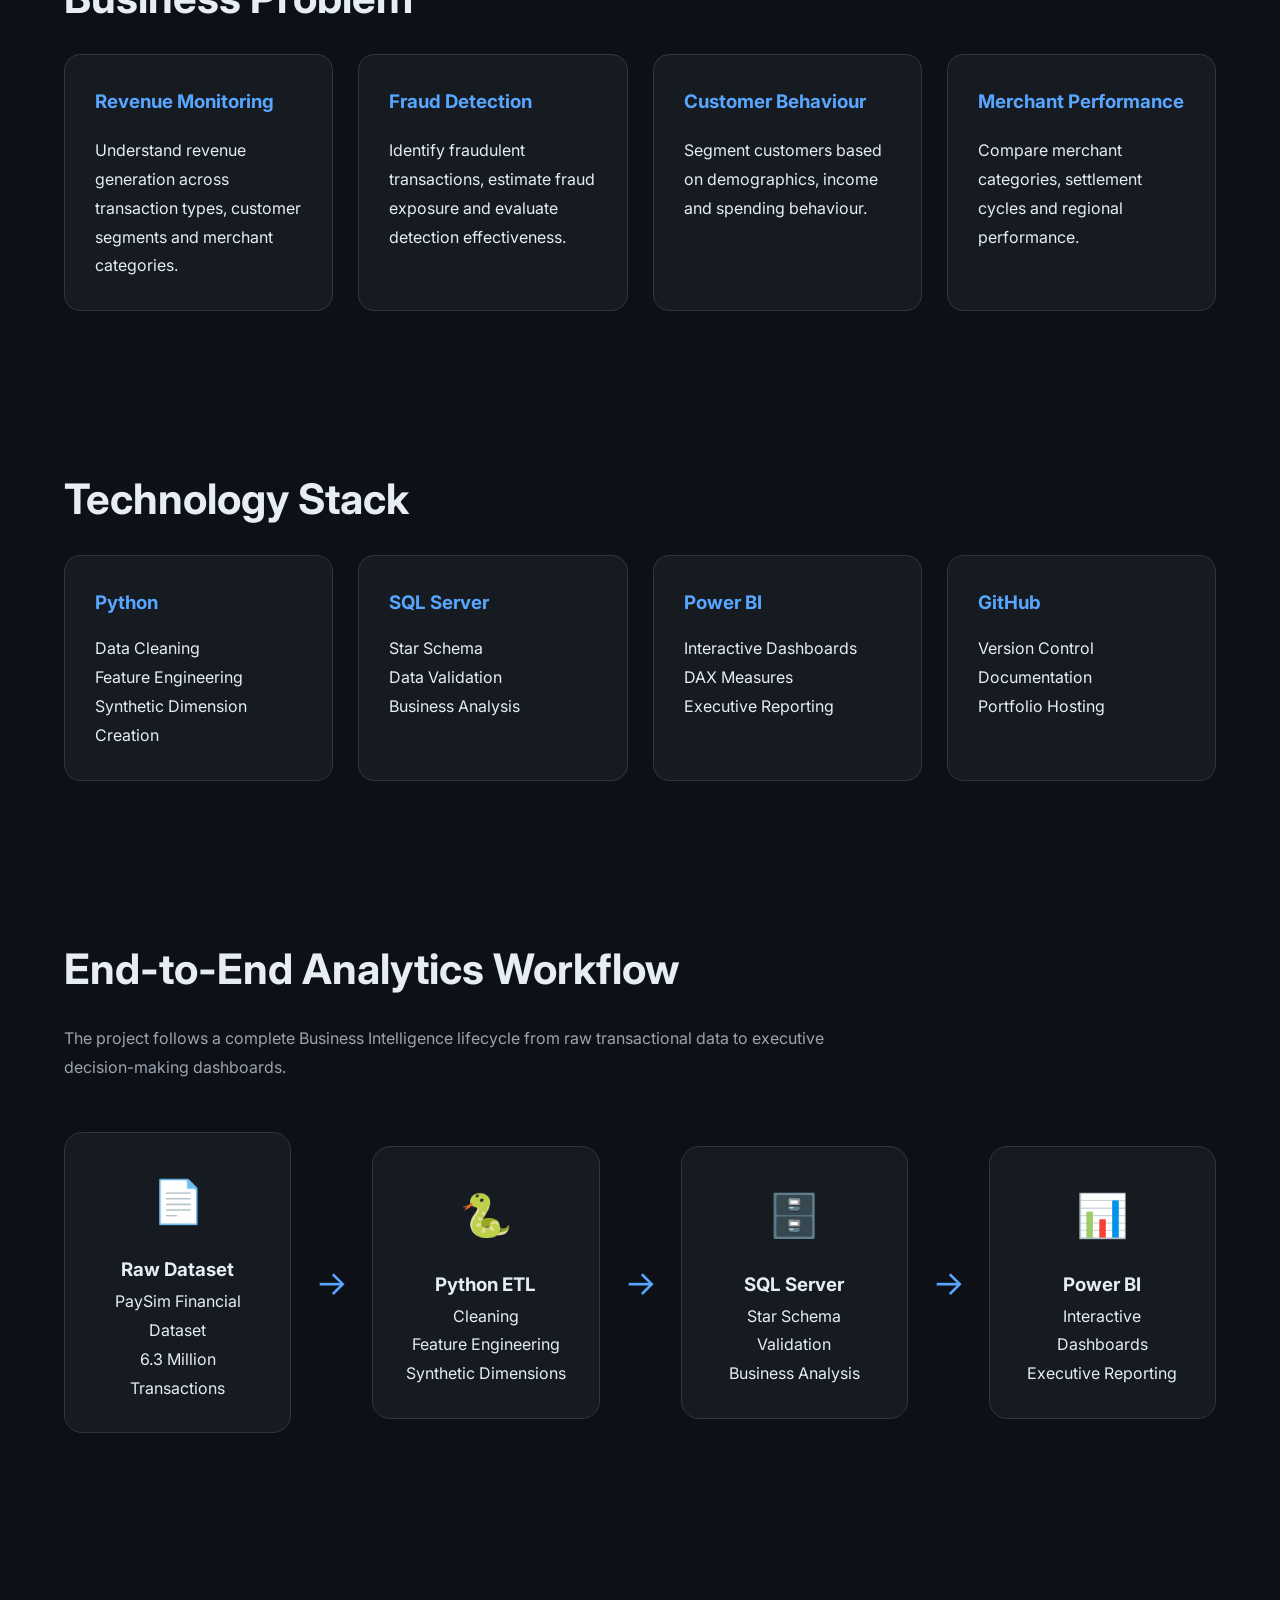
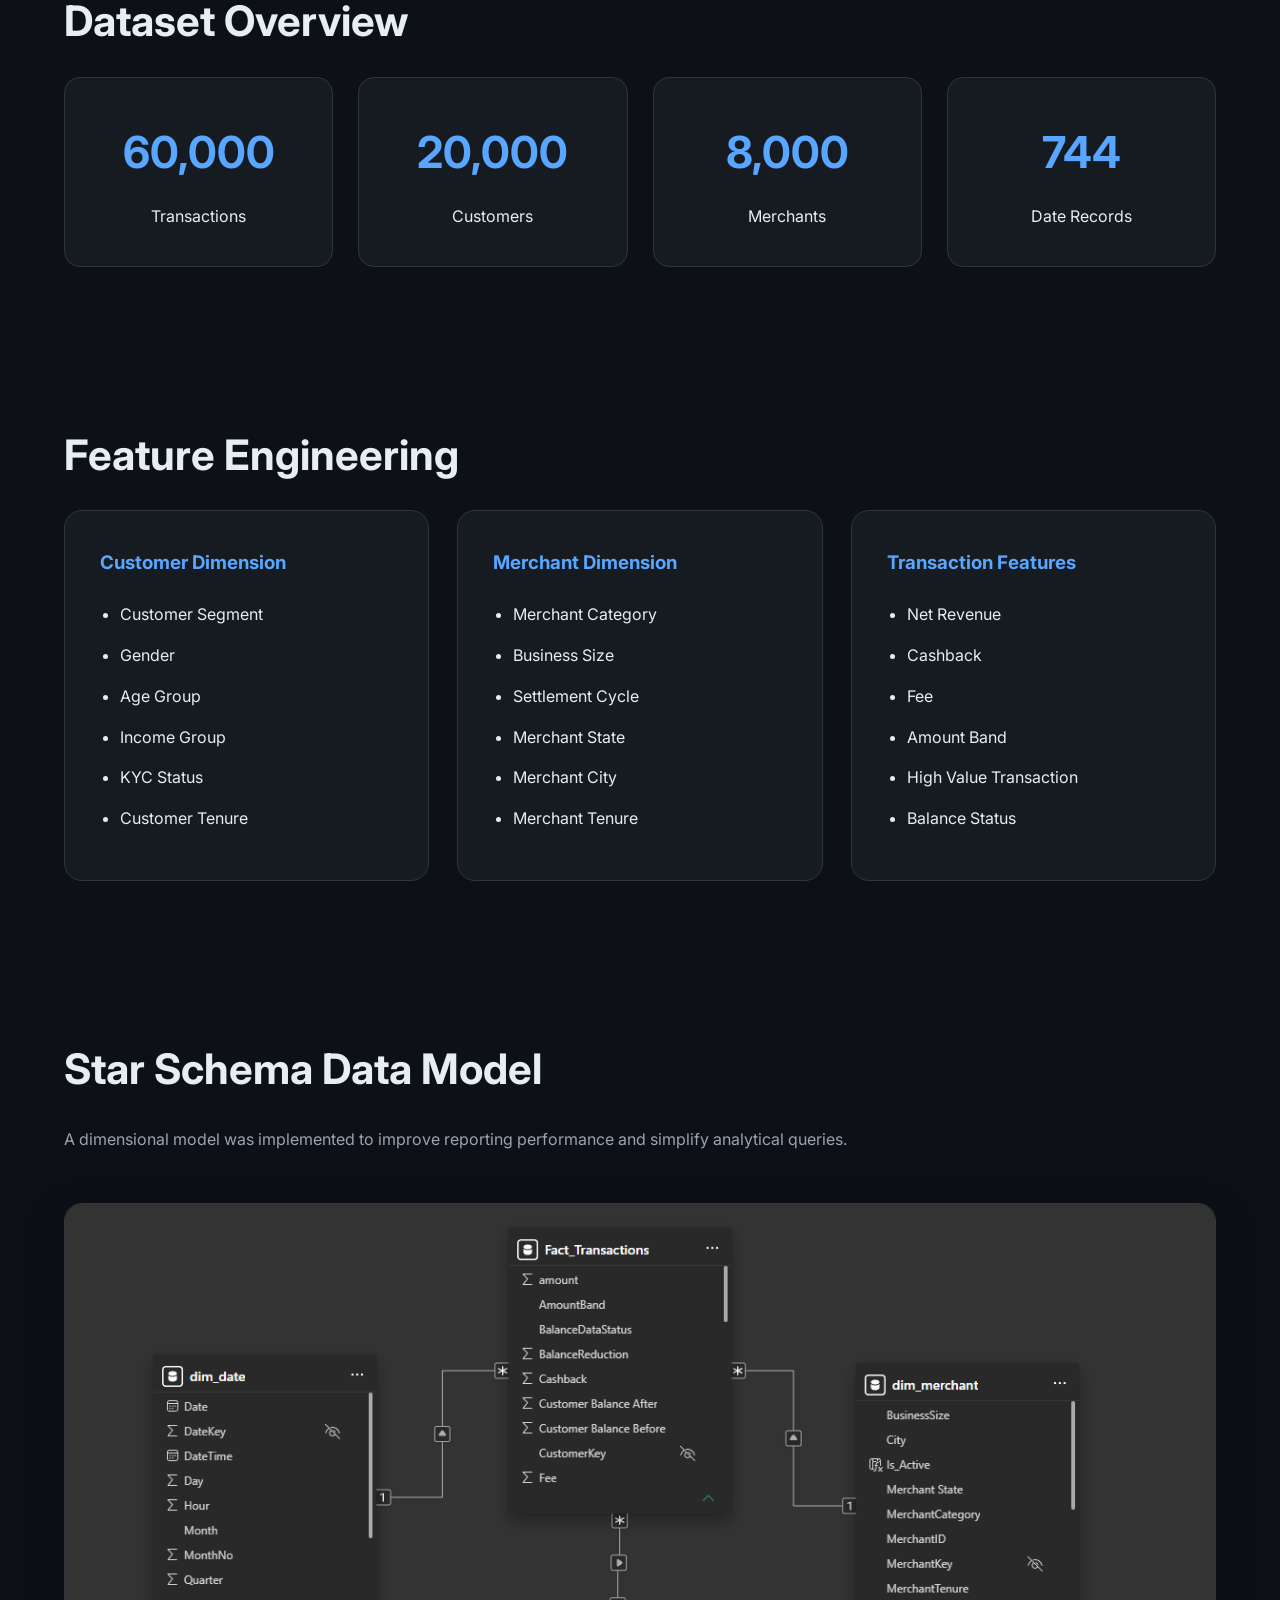
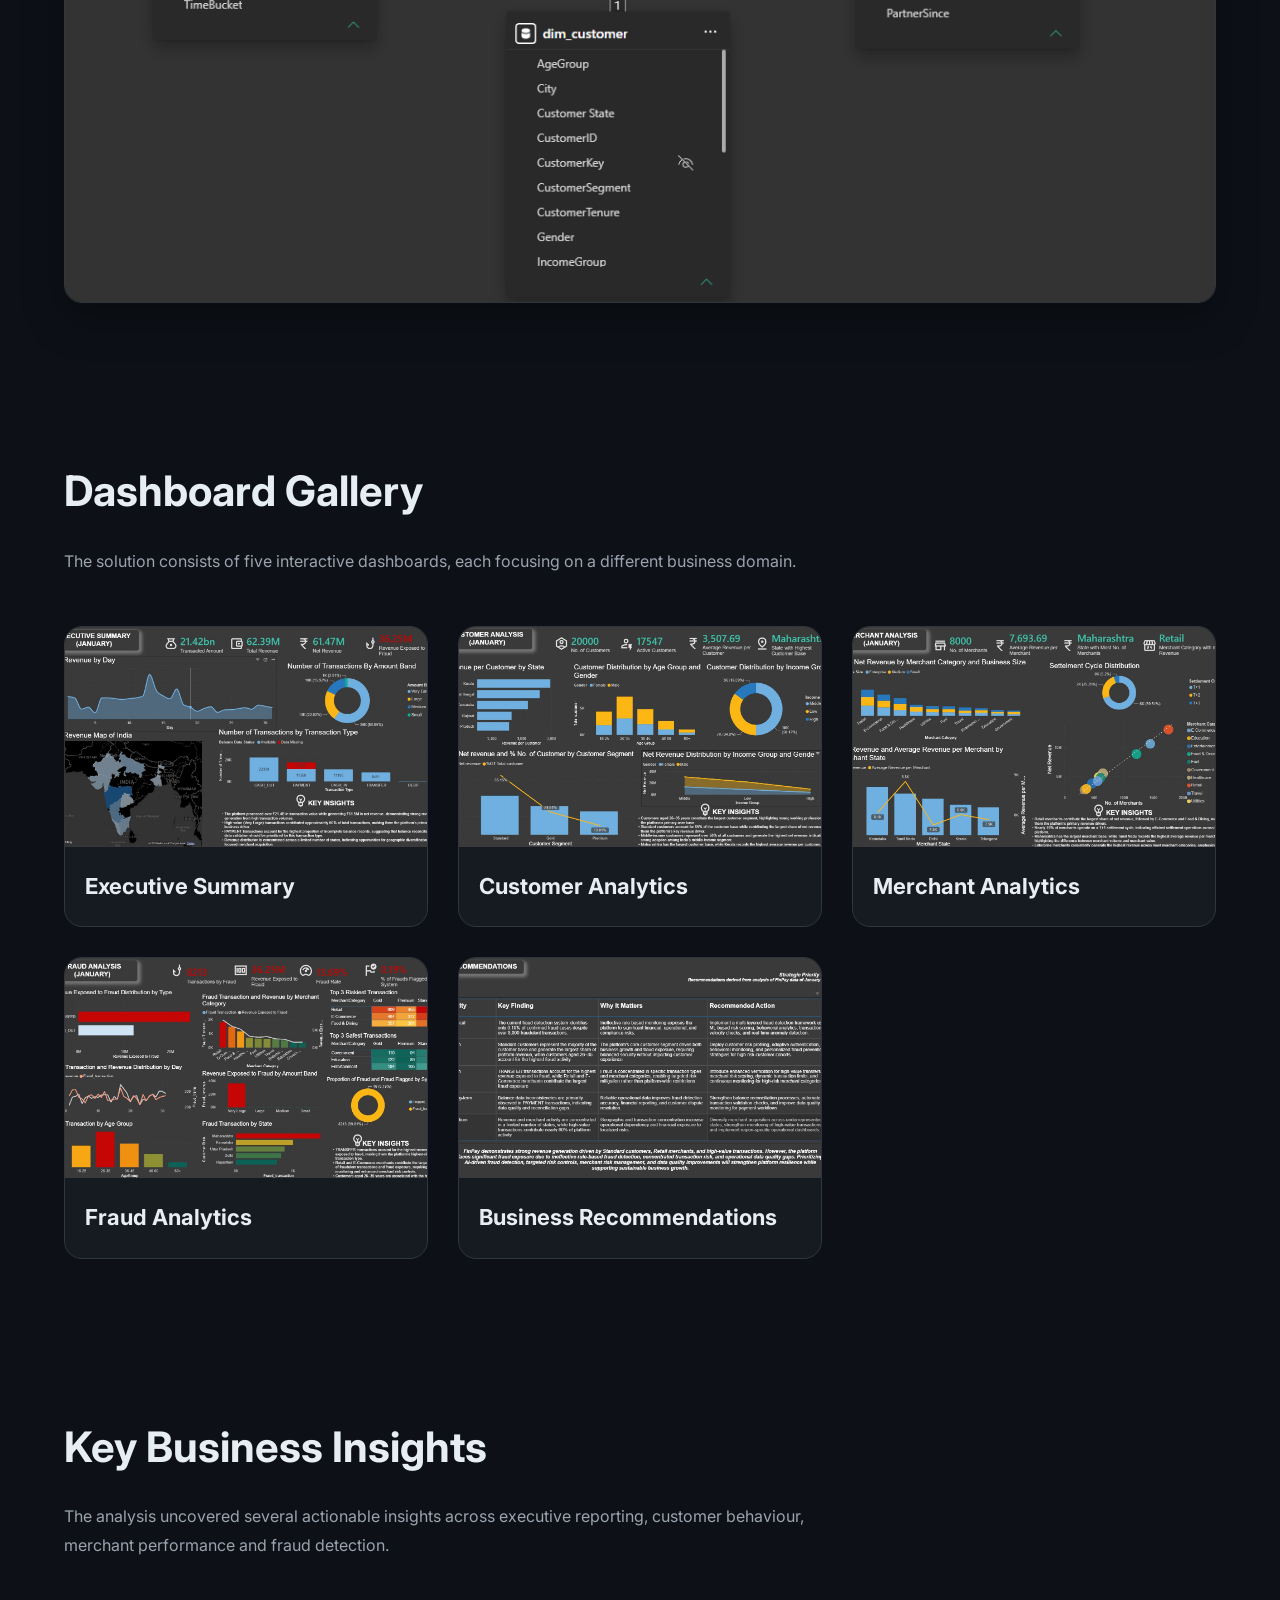
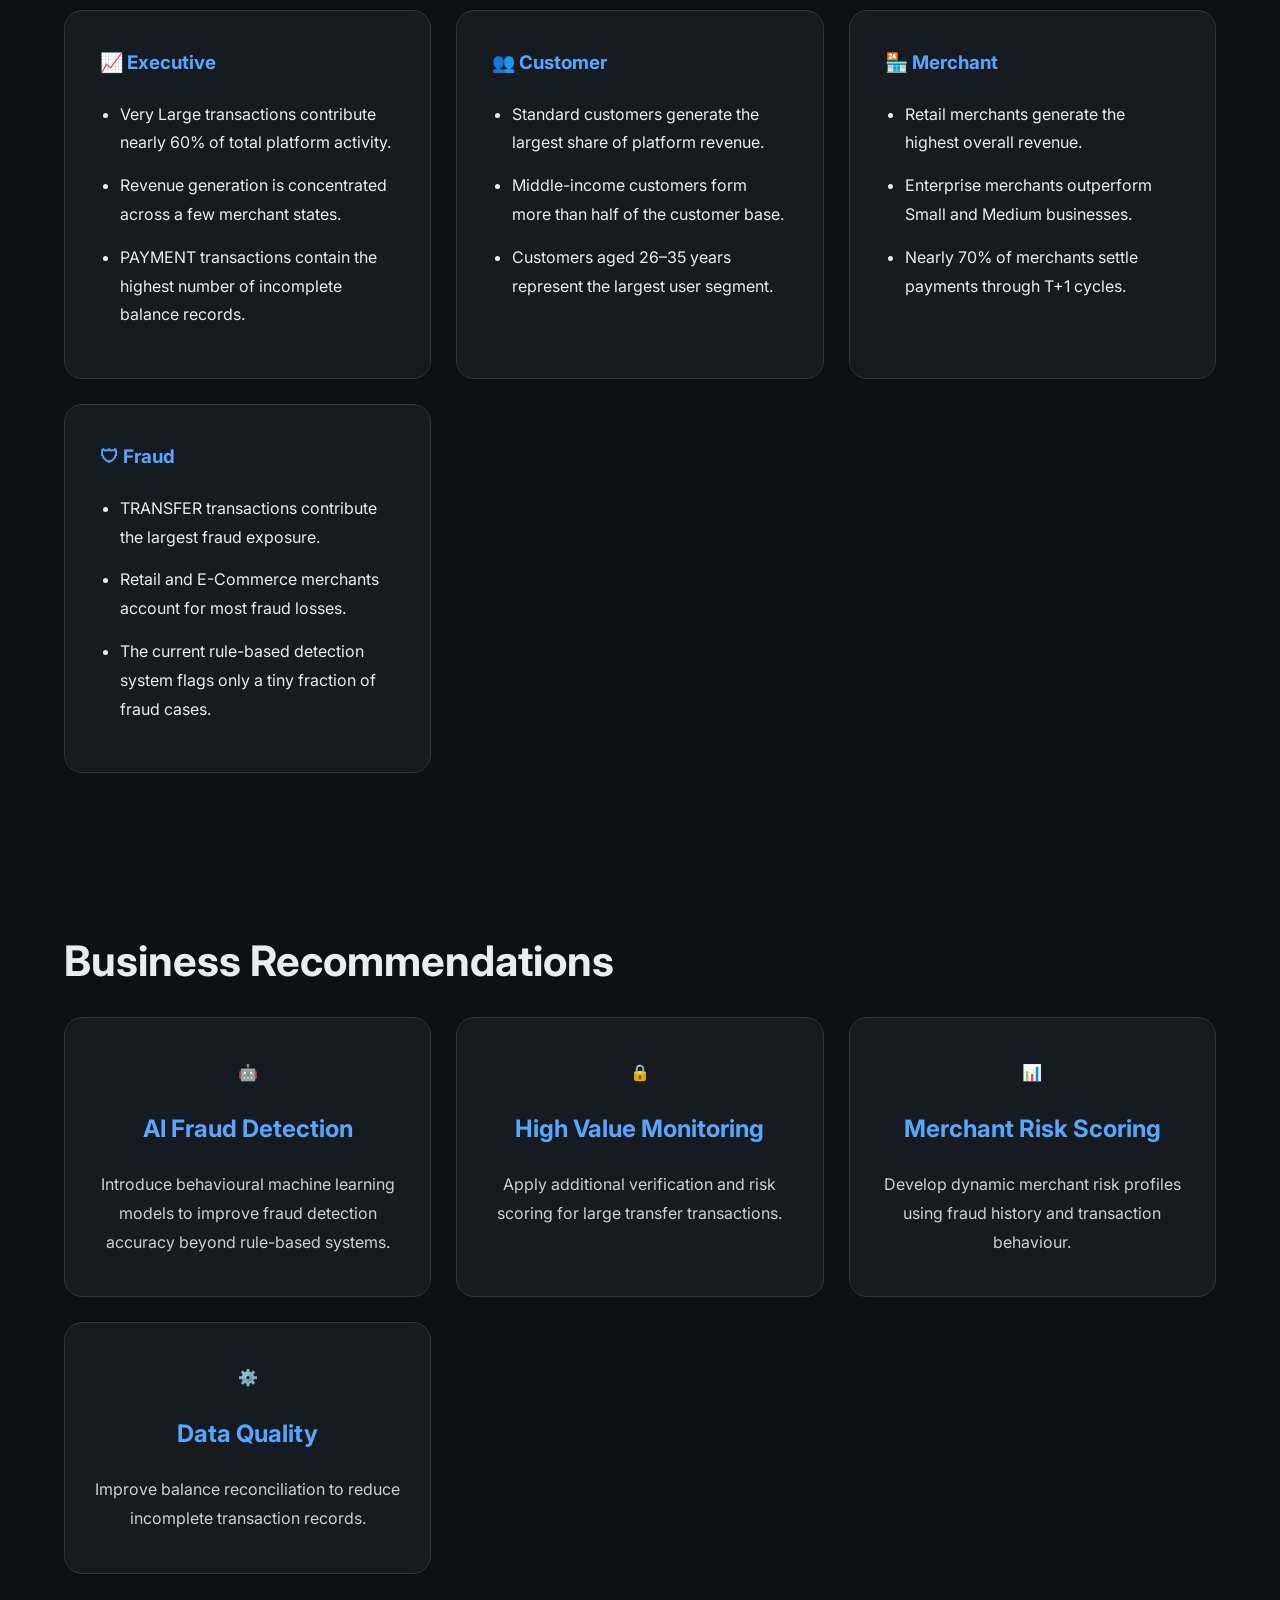
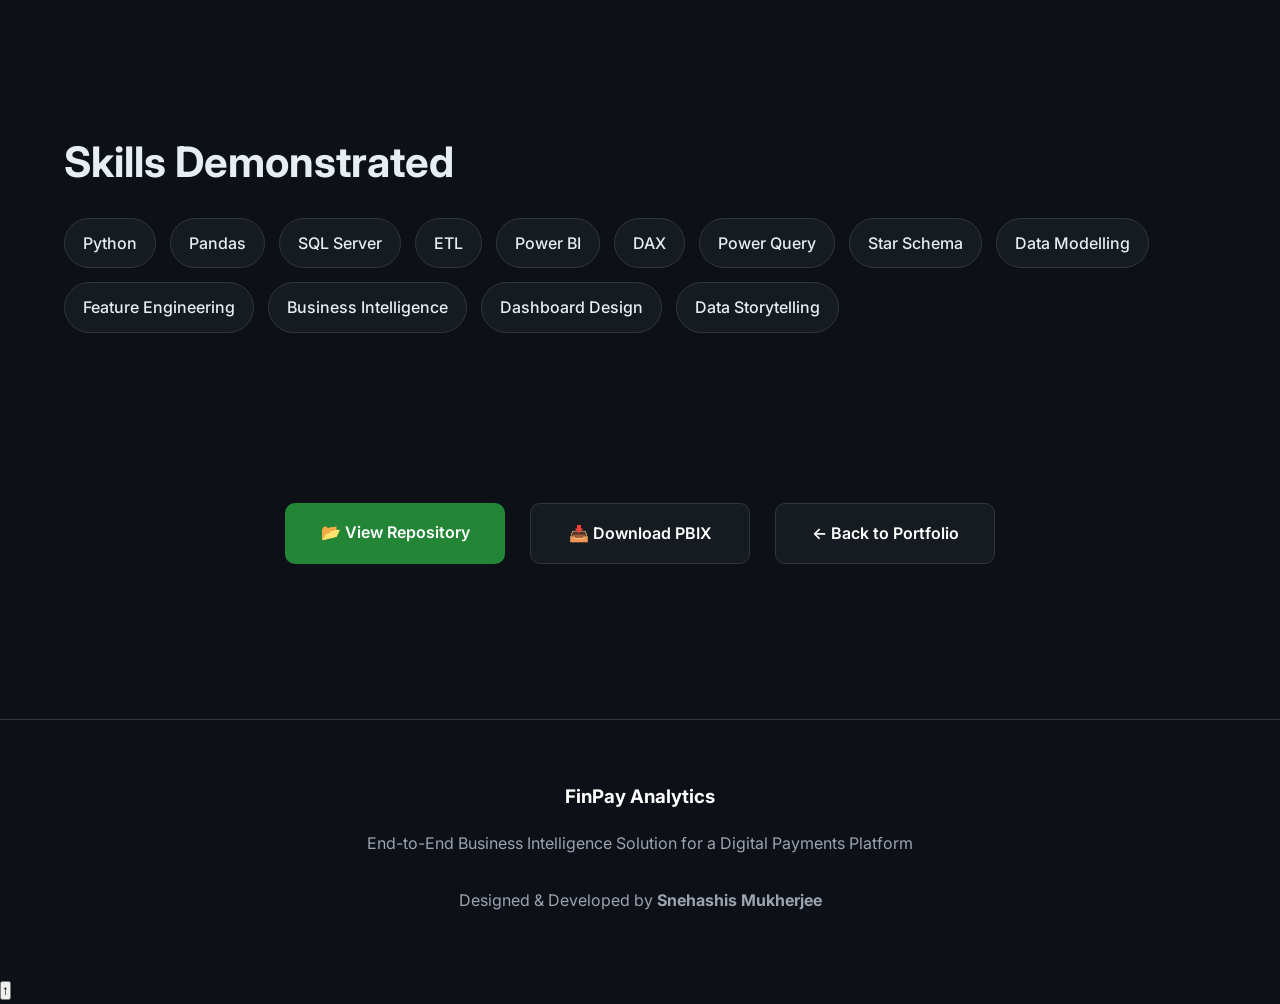
<file: Projects/FinPay Analysis/index.html>
<!DOCTYPE html>
<html lang="en">

<head>

    <meta charset="UTF-8">

    <meta name="viewport" content="width=device-width, initial-scale=1.0">

    <title>FinPay Analytics | Business Intelligence Project</title>

    <link rel="stylesheet" href="Style.css">

    <link rel="preconnect" href="https://fonts.googleapis.com">

    <link rel="preconnect" href="https://fonts.gstatic.com" crossorigin>

    <link href="https://fonts.googleapis.com/css2?family=Inter:wght@300;400;500;600;700&display=swap"
        rel="stylesheet">

</head>

<body>



    <!-- ========================================= -->
    <!-- NAVBAR -->
    <!-- ========================================= -->

    <nav>

        <div class="container nav-container">

            <div class="logo">

                 FinPay Analytics

            </div>

            <div class="nav-links">

                <a href="../../index.html">

                    Portfolio

                </a>

                <a href="#overview">

                    Overview

                </a>

                <a href="#technology">

                    Technology

                </a>

                <a href="#dashboards">

                    Dashboards

                </a>

                <a href="#insights">

                    Insights

                </a>

            </div>

        </div>

    </nav>




    <!-- ========================================= -->
    <!-- HERO -->
    <!-- ========================================= -->

    <header class="hero">

        <div class="container hero-content">

            <div class="hero-text">

                <span class="project-tag">

                    BUSINESS INTELLIGENCE PROJECT

                </span>

                <h1>

                    FinPay Analytics

                </h1>

                <h2>

                    End-to-End Business Intelligence Solution
                    for a Digital Payments Platform

                </h2>

                <p>

                    A complete Business Intelligence project that
                    transforms raw fintech transaction data into
                    actionable insights using Python, SQL Server,
                    Power BI and dimensional modelling.

                </p>


                <div class="hero-buttons">

                    <a class="primary-btn"

                        href="https://github.com/Snehashis1999/FinPay-Analysis"

                        target="_blank">

                        View Source Code

                    </a>

                    <a class="secondary-btn"

                        href="https://github.com/Snehashis1999/FinPay-Analysis/blob/main/Power%20Bi%20File/FinPay%20Analysis.pbix">

                        Download PBIX

                    </a>

                </div>



                <div class="tech-badges">

                    <span>Python</span>

                    <span>SQL Server</span>

                    <span>Power BI</span>

                    <span>DAX</span>

                    <span>Power Query</span>

                    <span>Star Schema</span>

                </div>

            </div>




            <div class="hero-image">

                <!-- Replace later -->

                <img 
                    src="Fraud Analysis.jpg"
                    alt="Executive Dashboard"
                    class="dashboard-image"
                    onclick="openLightbox(this.src,'Analytics Dashboard')">

            </div>

        </div>

    </header>




    <!-- ========================================= -->
    <!-- PROJECT OVERVIEW -->
    <!-- ========================================= -->

    <section id="overview">

        <div class="container">

            <h2 class="section-title">

                Project Overview

            </h2>

            <div class="overview-card">

                <p>

                    FinPay Analytics is an end-to-end Business Intelligence
                    project developed to simulate the analytics workflow
                    of a modern digital payments company.

                </p>

                <p>

                    Starting from a real-world fintech transaction dataset,
                    the project demonstrates the complete BI lifecycle
                    including data engineering, feature engineering,
                    SQL analytics, dimensional modelling,
                    interactive dashboards and executive reporting.

                </p>

                <p>

                    The primary objective is to convert raw payment
                    transactions into meaningful business insights that
                    support customer analytics, merchant performance
                    monitoring and fraud detection.

                </p>

            </div>

        </div>

    </section>





    <!-- ========================================= -->
    <!-- BUSINESS PROBLEM -->
    <!-- ========================================= -->

    <section>

        <div class="container">

            <h2 class="section-title">

                Business Problem

            </h2>

            <div class="problem-grid">

                <div class="problem-card">

                    <h3>

                        Revenue Monitoring

                    </h3>

                    <p>

                        Understand revenue generation across
                        transaction types, customer segments
                        and merchant categories.

                    </p>

                </div>




                <div class="problem-card">

                    <h3>

                        Fraud Detection

                    </h3>

                    <p>

                        Identify fraudulent transactions,
                        estimate fraud exposure and evaluate
                        detection effectiveness.

                    </p>

                </div>





                <div class="problem-card">

                    <h3>

                        Customer Behaviour

                    </h3>

                    <p>

                        Segment customers based on
                        demographics, income and
                        spending behaviour.

                    </p>

                </div>





                <div class="problem-card">

                    <h3>

                        Merchant Performance

                    </h3>

                    <p>

                        Compare merchant categories,
                        settlement cycles and
                        regional performance.

                    </p>

                </div>

            </div>

        </div>

    </section>





    <!-- ========================================= -->
    <!-- TECHNOLOGY STACK -->
    <!-- ========================================= -->

    <section id="technology">

        <div class="container">

            <h2 class="section-title">

                Technology Stack

            </h2>


            <div class="stack-grid">


                <div class="stack-card">

                    <h3>

                        Python

                    </h3>

                    <p>

                        Data Cleaning

                        <br>

                        Feature Engineering

                        <br>

                        Synthetic Dimension Creation

                    </p>

                </div>




                <div class="stack-card">

                    <h3>

                        SQL Server

                    </h3>

                    <p>

                        Star Schema

                        <br>

                        Data Validation

                        <br>

                        Business Analysis

                    </p>

                </div>





                <div class="stack-card">

                    <h3>

                        Power BI

                    </h3>

                    <p>

                        Interactive Dashboards

                        <br>

                        DAX Measures

                        <br>

                        Executive Reporting

                    </p>

                </div>




                <div class="stack-card">

                    <h3>

                        GitHub

                    </h3>

                    <p>

                        Version Control

                        <br>

                        Documentation

                        <br>

                        Portfolio Hosting

                    </p>

                </div>

            </div>

        </div>

    </section>



<!-- ========= PART 2 STARTS HERE ========= -->

    <!-- ========================================= -->
    <!-- DATA PIPELINE -->
    <!-- ========================================= -->

    <section id="pipeline">

        <div class="container">

            <h2 class="section-title">

                End-to-End Analytics Workflow

            </h2>

            <p class="section-subtitle">

                The project follows a complete Business Intelligence
                lifecycle from raw transactional data to executive
                decision-making dashboards.

            </p>

            <div class="pipeline">

                <div class="pipeline-box">

                    <div class="pipeline-icon">

                        📄

                    </div>

                    <h3>

                        Raw Dataset

                    </h3>

                    <p>

                        PaySim Financial Dataset

                        <br>

                        6.3 Million Transactions

                    </p>

                </div>

                <div class="arrow">

                    →

                </div>

                <div class="pipeline-box">

                    <div class="pipeline-icon">

                        🐍

                    </div>

                    <h3>

                        Python ETL

                    </h3>

                    <p>

                        Cleaning

                        <br>

                        Feature Engineering

                        <br>

                        Synthetic Dimensions

                    </p>

                </div>

                <div class="arrow">

                    →

                </div>

                <div class="pipeline-box">

                    <div class="pipeline-icon">

                        🗄️

                    </div>

                    <h3>

                        SQL Server

                    </h3>

                    <p>

                        Star Schema

                        <br>

                        Validation

                        <br>

                        Business Analysis

                    </p>

                </div>

                <div class="arrow">

                    →

                </div>

                <div class="pipeline-box">

                    <div class="pipeline-icon">

                        📊

                    </div>

                    <h3>

                        Power BI

                    </h3>

                    <p>

                        Interactive Dashboards

                        <br>

                        Executive Reporting

                    </p>

                </div>

            </div>

        </div>

    </section>






    <!-- ========================================= -->
    <!-- DATASET -->
    <!-- ========================================= -->

    <section>

        <div class="container">

            <h2 class="section-title">

                Dataset Overview

            </h2>

            <div class="stats-grid">

                <div class="stat-card">

                    <h3>

                        60,000

                    </h3>

                    <p>

                        Transactions

                    </p>

                </div>

                <div class="stat-card">

                    <h3>

                        20,000

                    </h3>

                    <p>

                        Customers

                    </p>

                </div>

                <div class="stat-card">

                    <h3>

                        8,000

                    </h3>

                    <p>

                        Merchants

                    </p>

                </div>

                <div class="stat-card">

                    <h3>

                        744

                    </h3>

                    <p>

                        Date Records

                    </p>

                </div>

            </div>

        </div>

    </section>







    <!-- ========================================= -->
    <!-- FEATURE ENGINEERING -->
    <!-- ========================================= -->

    <section>

        <div class="container">

            <h2 class="section-title">

                Feature Engineering

            </h2>

            <div class="feature-grid">

                <div class="feature-card">

                    <h3>

                        Customer Dimension

                    </h3>

                    <ul>

                        <li>Customer Segment</li>

                        <li>Gender</li>

                        <li>Age Group</li>

                        <li>Income Group</li>

                        <li>KYC Status</li>

                        <li>Customer Tenure</li>

                    </ul>

                </div>





                <div class="feature-card">

                    <h3>

                        Merchant Dimension

                    </h3>

                    <ul>

                        <li>Merchant Category</li>

                        <li>Business Size</li>

                        <li>Settlement Cycle</li>

                        <li>Merchant State</li>

                        <li>Merchant City</li>

                        <li>Merchant Tenure</li>

                    </ul>

                </div>





                <div class="feature-card">

                    <h3>

                        Transaction Features

                    </h3>

                    <ul>

                        <li>Net Revenue</li>

                        <li>Cashback</li>

                        <li>Fee</li>

                        <li>Amount Band</li>

                        <li>High Value Transaction</li>

                        <li>Balance Status</li>

                    </ul>

                </div>

            </div>

        </div>

    </section>








    <!-- ========================================= -->
    <!-- STAR SCHEMA -->
    <!-- ========================================= -->

    <section>

        <div class="container">

            <h2 class="section-title">

                Star Schema Data Model

            </h2>

            <p class="section-subtitle">

                A dimensional model was implemented to improve
                reporting performance and simplify analytical queries.

            </p>

            <div class="schema-image">

                <img 
                    src="Star Schema.png"
                    alt="Star Schema"
                    class="dashboard-image"
                    onclick="openLightbox(this.src,'Star Schema')">

            </div>

        </div>

    </section>








    <!-- ========================================= -->
    <!-- DASHBOARD GALLERY -->
    <!-- ========================================= -->

    <section id="dashboards">

        <div class="container">

            <h2 class="section-title">

                Dashboard Gallery

            </h2>

            <p class="section-subtitle">

                The solution consists of five interactive dashboards,
                each focusing on a different business domain.

            </p>

            <div class="dashboard-grid">

                <div class="dashboard-card">

                    <img 
                        src="Executive Summary.jpg"
                        alt="Executive Dashboard"
                        class="dashboard-image"
                        onclick="openLightbox(this.src,'Executive Dashboard')">

                    <h3>

                        Executive Summary

                    </h3>

                </div>





                <div class="dashboard-card">

                    <img 
                        src="Customer Analysis.jpg"
                        alt="Executive Dashboard"
                        class="dashboard-image"
                        onclick="openLightbox(this.src,'Customer Analytics')">

                    <h3>

                        Customer Analytics

                    </h3>

                </div>





                <div class="dashboard-card">

                    <img 
                        src="Merchant Analysis.jpg"
                        alt="Executive Dashboard"
                        class="dashboard-image"
                        onclick="openLightbox(this.src,'Merchant Analytics')">

                    <h3>

                        Merchant Analytics

                    </h3>

                </div>





                <div class="dashboard-card">

                    <img 
                        src="Fraud Analysis.jpg"
                        alt="Executive Dashboard"
                        class="dashboard-image"
                        onclick="openLightbox(this.src,'Fraud Analytics')">

                    <h3>

                        Fraud Analytics

                    </h3>

                </div>





                <div class="dashboard-card">

                    <img 
                        src="Recommendations.jpg"
                        alt="Executive Dashboard"
                        class="dashboard-image"
                        onclick="openLightbox(this.src,'Recommendations Dashboard')">

                    <h3>

                        Business Recommendations

                    </h3>

                </div>

            </div>

        </div>

    </section>



    <!-- ========= PART 3 STARTS HERE ========= -->

</div>

    <!-- ========================================= -->
    <!-- BUSINESS INSIGHTS -->
    <!-- ========================================= -->

    <section id="insights">

        <div class="container">

            <h2 class="section-title">

                Key Business Insights

            </h2>

            <p class="section-subtitle">

                The analysis uncovered several actionable insights across
                executive reporting, customer behaviour, merchant
                performance and fraud detection.

            </p>

            <div class="insight-grid">

                <div class="insight-card">

                    <h3>📈 Executive</h3>

                    <ul>

                        <li>Very Large transactions contribute nearly 60% of total platform activity.</li>

                        <li>Revenue generation is concentrated across a few merchant states.</li>

                        <li>PAYMENT transactions contain the highest number of incomplete balance records.</li>

                    </ul>

                </div>



                <div class="insight-card">

                    <h3>👥 Customer</h3>

                    <ul>

                        <li>Standard customers generate the largest share of platform revenue.</li>

                        <li>Middle-income customers form more than half of the customer base.</li>

                        <li>Customers aged 26–35 years represent the largest user segment.</li>

                    </ul>

                </div>



                <div class="insight-card">

                    <h3>🏪 Merchant</h3>

                    <ul>

                        <li>Retail merchants generate the highest overall revenue.</li>

                        <li>Enterprise merchants outperform Small and Medium businesses.</li>

                        <li>Nearly 70% of merchants settle payments through T+1 cycles.</li>

                    </ul>

                </div>



                <div class="insight-card">

                    <h3>🛡 Fraud</h3>

                    <ul>

                        <li>TRANSFER transactions contribute the largest fraud exposure.</li>

                        <li>Retail and E-Commerce merchants account for most fraud losses.</li>

                        <li>The current rule-based detection system flags only a tiny fraction of fraud cases.</li>

                    </ul>

                </div>

            </div>

        </div>

    </section>





    <!-- ========================================= -->
    <!-- RECOMMENDATIONS -->
    <!-- ========================================= -->

    <section>

        <div class="container">

            <h2 class="section-title">

                Business Recommendations

            </h2>

            <div class="recommendation-grid">

                <div class="recommendation-card">

                    🤖

                    <h3>

                        AI Fraud Detection

                    </h3>

                    <p>

                        Introduce behavioural machine learning models
                        to improve fraud detection accuracy beyond
                        rule-based systems.

                    </p>

                </div>



                <div class="recommendation-card">

                    🔒

                    <h3>

                        High Value Monitoring

                    </h3>

                    <p>

                        Apply additional verification and risk
                        scoring for large transfer transactions.

                    </p>

                </div>



                <div class="recommendation-card">

                    📊

                    <h3>

                        Merchant Risk Scoring

                    </h3>

                    <p>

                        Develop dynamic merchant risk profiles
                        using fraud history and transaction
                        behaviour.

                    </p>

                </div>



                <div class="recommendation-card">

                    ⚙️

                    <h3>

                        Data Quality

                    </h3>

                    <p>

                        Improve balance reconciliation to reduce
                        incomplete transaction records.

                    </p>

                </div>

            </div>

        </div>

    </section>





    <!-- ========================================= -->
    <!-- SKILLS -->
    <!-- ========================================= -->

    <section>

        <div class="container">

            <h2 class="section-title">

                Skills Demonstrated

            </h2>

            <div class="tech-badges">

                <span>Python</span>

                <span>Pandas</span>

                <span>SQL Server</span>

                <span>ETL</span>

                <span>Power BI</span>

                <span>DAX</span>

                <span>Power Query</span>

                <span>Star Schema</span>

                <span>Data Modelling</span>

                <span>Feature Engineering</span>

                <span>Business Intelligence</span>

                <span>Dashboard Design</span>

                <span>Data Storytelling</span>

            </div>

        </div>

    </section>





    <!-- ========================================= -->
    <!-- PROJECT LINKS -->
    <!-- ========================================= -->

    <section>

        <div class="container">

            <div class="project-links">

                <a href="https://github.com/Snehashis1999/FinPay-Analysis"

                    target="_blank"

                    class="primary-btn">

                    📂 View Repository

                </a>



                <a href="https://github.com/Snehashis1999/FinPay-Analysis/blob/main/Power%20Bi%20File/FinPay%20Analysis.pbix"

                    class="secondary-btn">

                    📥 Download PBIX

                </a>



                <a href="../../index.html"

                    class="secondary-btn">

                    ← Back to Portfolio

                </a>

            </div>

        </div>

    </section>





    <!-- ========================================= -->
    <!-- FOOTER -->
    <!-- ========================================= -->

    <footer>

        <div class="container">

            <h3>

                FinPay Analytics

            </h3>

            <p>

                End-to-End Business Intelligence Solution
                for a Digital Payments Platform

            </p>

            <br>

            <p>

                Designed & Developed by

                <strong>

                    Snehashis Mukherjee

                </strong>

            </p>

        </div>

    </footer>


    <script src="../../script.js"></script>

</body>

</html>
</file>
<file: style.css>
/* =====================================
   GLOBAL STYLES
===================================== */

*{
    margin:0;
    padding:0;
    box-sizing:border-box;
}

html{
    scroll-behavior:smooth;
}

body{

    font-family:'Inter',sans-serif;

    background:#0d1117;

    color:#e6edf3;

    line-height:1.7;

}


/* =====================================
   CONTAINER
===================================== */

.container{

    width:90%;

    max-width:1150px;

    margin:auto;

}


/* =====================================
   HERO
===================================== */

.hero{

    min-height:75vh;

    display:flex;

    align-items:center;

    justify-content:center;

    text-align:center;

    padding:60px 20px;

}

.hero h1{

    font-size:64px;

    font-weight:700;

    margin-bottom:15px;

}

.hero h2{

    color:#58a6ff;

    font-size:24px;

    font-weight:500;

    margin-bottom:25px;

}

.hero h2 span{

    color:#666;

    margin:0 10px;

}

.hero p{

    max-width:Auto;

    margin:5px;

    color:#9ba3af;

    font-size:18px;

}


/* =====================================
   BUTTONS
===================================== */

.hero-buttons{

    margin-top:40px;

}

.hero-buttons a{

    display:inline-block;

    text-decoration:none;

    color:white;

    background:#238636;

    padding:14px 30px;

    border-radius:8px;

    margin:10px;

    transition:.3s;

    font-weight:600;

}

.hero-buttons a:hover{

    background:#2ea043;

    transform:translateY(-3px);

}


/* =====================================
   SECTION
===================================== */

.section{

    padding:30px 0;

}

.section h3{

    font-size:34px;

    margin-bottom:40px;

    color:#58a6ff;

}


/* =====================================
   ABOUT
===================================== */

.about-text{

    max-width:Auto;

    font-size:18px;

    color:#c9d1d9;

}


/* =====================================
   SKILLS
===================================== */

.skills{

    display:grid;

    grid-template-columns:repeat(auto-fit,minmax(150px,1fr));

    gap:18px;

}

.skills span{

    display:flex;

    justify-content:center;

    align-items:center;

    height:52px;

    background:#161b22;

    border:1px solid #30363d;

    border-radius:12px;

    font-weight:600;

    transition:.3s;

}

.skills span:hover{

    background:#238636;

    border-color:#238636;

    transform:translateY(-4px);

}

/* =====================================
   PROJECTS
===================================== */

.projects{

    display:grid;

    grid-template-columns:repeat(auto-fit,minmax(320px,1fr));

    gap:35px;

}


/* =====================================
   CARD
===================================== */

.card{

    background:#161b22;

    border:1px solid #30363d;

    border-radius:14px;

    padding:30px;

    transition:.35s;

}

.card:hover{

    transform:translateY(-8px);

    border-color:#58a6ff;

    box-shadow:0px 12px 35px rgba(0,0,0,.35);

}

.card h4{

    font-size:24px;

    margin-bottom:18px;

}

.card p{

    color:#9ba3af;

    margin-bottom:20px;

}

.card ul{

    margin-left:20px;

    margin-bottom:25px;

}

.card li{

    margin-bottom:10px;

}

.card a{

    text-decoration:none;

    color:#58a6ff;

    font-weight:600;

}

.card a:hover{

    color:white;

}


/* =====================================
   CONTACT
===================================== */

.contact{

    display:flex;

    flex-wrap:wrap;

    gap:20px;

}

.contact a{

    text-decoration:none;

    color:white;

    background:#161b22;

    border:1px solid #30363d;

    padding:14px 28px;

    border-radius:8px;

    transition:.3s;

}

.contact a:hover{

    background:#238636;

}


/* =====================================
   FOOTER
===================================== */

footer{

    text-align:center;

    padding:45px;

    color:#7d8590;

    border-top:1px solid #30363d;

}


/* =====================================
   SCROLLBAR
===================================== */

::-webkit-scrollbar{

    width:10px;

}

::-webkit-scrollbar-track{

    background:#0d1117;

}

::-webkit-scrollbar-thumb{

    background:#30363d;

    border-radius:10px;

}

::-webkit-scrollbar-thumb:hover{

    background:#58a6ff;

}


/* =====================================
   RESPONSIVE
===================================== */

@media(max-width:768px){

.hero h1{

    font-size:46px;

}

.hero h2{

    font-size:18px;

}

.hero p{

    font-size:16px;

}

.section{

    padding:70px 0;

}

.section h3{

    font-size:28px;

}

.projects{

    grid-template-columns:1fr;

}

.hero-buttons a{

    display:block;

    margin:15px auto;

    width:220px;

    text-align:center;

}

}
</file>
<file: Projects/Accident Analysis/style.css>
/*======================================================
                GLOBAL STYLES
======================================================*/

*{

    margin:0;

    padding:0;

    box-sizing:border-box;

}

html{

    scroll-behavior:smooth;

}

body{

    font-family:'Inter',sans-serif;

    background:#0f1115;

    color:#ECECEC;

    line-height:1.8;

}

img{

    display:block;

    max-width:100%;

}

a{

    text-decoration:none;

}

.container{

    width:90%;

    max-width:1280px;

    margin:auto;

}



/*======================================================
                NAVIGATION
======================================================*/

nav{

    position:sticky;

    top:0;

    z-index:999;

    backdrop-filter:blur(18px);

    background:rgba(15,17,21,.93);

    border-bottom:1px solid #2b2f36;

}

.nav-container{

    display:flex;

    justify-content:space-between;

    align-items:center;

    padding:18px 0;

}

.logo{

    font-size:24px;

    font-weight:700;

    color:#F59E0B;

}

.nav-links{

    display:flex;

    gap:35px;

}

.nav-links a{

    color:#d1d5db;

    transition:.3s;

    font-weight:500;

}

.nav-links a:hover{

    color:#F59E0B;

}



/*======================================================
                    HERO
======================================================*/

.hero{

    min-height:85vh;

    display:flex;

    align-items:center;

    background:linear-gradient(

        135deg,

        #111318,

        #1b1f27

    );

}

.hero-content{

    display:grid;

    grid-template-columns:1fr 1fr;

    gap:70px;

    align-items:center;

}

.project-tag{

    display:inline-block;

    padding:10px 20px;

    border-radius:30px;

    background:#2a2114;

    border:1px solid #5b4422;

    color:#F59E0B;

    font-weight:600;

    margin-bottom:25px;

    letter-spacing:.8px;

}

.hero h1{

    font-size:64px;

    margin-bottom:18px;

}

.hero h2{

    font-size:30px;

    color:#F59E0B;

    margin-bottom:24px;

    font-weight:500;

}

.hero p{

    color:#c5c7cc;

    font-size:18px;

    margin-bottom:35px;

}



/*======================================================
                HERO IMAGE
======================================================*/

.hero-image{

    overflow:hidden;

    border-radius:20px;

    border:2px solid #F59E0B;

    box-shadow:0 25px 60px rgba(0,0,0,.45);

}

.hero-image img{

    transition:.45s;

}

.hero-image:hover img{

    transform:scale(1.04);

}



/*======================================================
                    BUTTONS
======================================================*/

.hero-buttons{

    display:flex;

    gap:18px;

    margin-bottom:35px;

}

.primary-btn{

    background:#F59E0B;

    color:#111;

    padding:15px 30px;

    border-radius:10px;

    font-weight:700;

    transition:.3s;

}

.primary-btn:hover{

    background:#FBBF24;

    transform:translateY(-4px);

}

.secondary-btn{

    background:#1a1d24;

    color:white;

    border:1px solid #3b3f47;

    padding:15px 30px;

    border-radius:10px;

    transition:.3s;

    font-weight:600;

}

.secondary-btn:hover{

    border-color:#F59E0B;

    transform:translateY(-4px);

}



/*======================================================
                TECH BADGES
======================================================*/

.tech-badges{

    display:flex;

    flex-wrap:wrap;

    gap:14px;

}

.tech-badges span{

    padding:10px 18px;

    border-radius:30px;

    background:#1b1f27;

    border:1px solid #3b3f47;

    transition:.3s;

    font-weight:500;

}

.tech-badges span:hover{

    background:#F59E0B;

    color:#111;

}



/*======================================================
                SECTION
======================================================*/

section{

    padding:75px 0;

}

.section-title{

    font-size:42px;

    margin-bottom:18px;

    color:#F59E0B;

}

.section-subtitle{

    color:#9ca3af;

    max-width:850px;

    margin-bottom:45px;

}



/*======================================================
                OVERVIEW CARD
======================================================*/

.overview-card{

    background:#171b22;

    border:1px solid #31353d;

    border-radius:18px;

    padding:40px;

}

.overview-card p{

    margin-bottom:18px;

}



/*======================================================
            BUSINESS OBJECTIVES
======================================================*/

.problem-grid{

    display:grid;

    grid-template-columns:repeat(auto-fit,minmax(280px,1fr));

    gap:24px;

}

.problem-card{

    background:#171b22;

    border:1px solid #31353d;

    border-radius:18px;

    padding:32px;

    transition:.35s;

}

.problem-card:hover{

    transform:translateY(-8px);

    border-color:#F59E0B;

}

.problem-card h3{

    margin-bottom:18px;

    color:#F59E0B;

}



/*======================================================
                TECHNOLOGY STACK
======================================================*/

.stack-grid{

    display:grid;

    grid-template-columns:repeat(auto-fit,minmax(260px,1fr));

    gap:25px;

}

.stack-card{

    background:#171b22;

    border:1px solid #31353d;

    border-radius:18px;

    padding:32px;

    transition:.35s;

}

.stack-card:hover{

    transform:translateY(-8px);

    border-color:#F59E0B;

}

.stack-card h3{

    color:#F59E0B;

    margin-bottom:15px;

}

/*======================================================
                BI WORKFLOW
======================================================*/

.pipeline{

    display:flex;

    justify-content:space-between;

    align-items:center;

    flex-wrap:wrap;

    gap:25px;

}

.pipeline-box{

    flex:1;

    min-width:220px;

    background:#171b22;

    border:1px solid #31353d;

    border-radius:18px;

    padding:30px;

    text-align:center;

    transition:.35s;

}

.pipeline-box:hover{

    transform:translateY(-8px);

    border-color:#F59E0B;

    box-shadow:0 15px 40px rgba(245,158,11,.18);

}

.pipeline-icon{

    font-size:42px;

    margin-bottom:15px;

}

.arrow{

    color:#F59E0B;

    font-size:34px;

}



/*======================================================
                DATASET COVERAGE
======================================================*/

.feature-grid{

    display:grid;

    grid-template-columns:repeat(auto-fit,minmax(320px,1fr));

    gap:28px;

}

.feature-card{

    background:#171b22;

    border:1px solid #31353d;

    border-radius:18px;

    padding:35px;

    transition:.35s;

}

.feature-card:hover{

    border-color:#F59E0B;

    transform:translateY(-8px);

}

.feature-card h3{

    color:#F59E0B;

    margin-bottom:20px;

}

.feature-card ul{

    margin-left:20px;

}

.feature-card li{

    margin-bottom:12px;

}



/*======================================================
                STAR SCHEMA
======================================================*/

.schema-image{

    margin-top:35px;

    border-radius:20px;

    overflow:hidden;

    border:2px solid #31353d;

    transition:.35s;

}

.schema-image:hover{

    border-color:#F59E0B;

    box-shadow:0 20px 50px rgba(245,158,11,.15);

}

.schema-image img{

    width:100%;

}



/*======================================================
                DASHBOARD GALLERY
======================================================*/

.dashboard-grid{

    display:grid;

    grid-template-columns:repeat(auto-fit,minmax(360px,1fr));

    gap:28px;

}

.dashboard-card{

    background:#171b22;

    border:1px solid #31353d;

    border-radius:18px;

    overflow:hidden;

    transition:.35s;

    cursor:pointer;

}

.dashboard-card:hover{

    transform:translateY(-10px);

    border-color:#F59E0B;

    box-shadow:0 20px 50px rgba(245,158,11,.15);

}

.dashboard-card img{

    width:100%;

    height:230px;

    object-fit:cover;

    transition:.45s;

}

.dashboard-card:hover img{

    transform:scale(1.05);

}

.dashboard-card h3{

    padding:20px;

    font-size:22px;

}



/*======================================================
                INSIGHTS
======================================================*/

.insight-grid{

    display:grid;

    grid-template-columns:repeat(auto-fit,minmax(300px,1fr));

    gap:25px;

}

.insight-card{

    background:#171b22;

    border:1px solid #31353d;

    border-radius:18px;

    padding:35px;

    transition:.35s;

}

.insight-card:hover{

    border-color:#F59E0B;

    transform:translateY(-8px);

}

.insight-card h3{

    color:#F59E0B;

    margin-bottom:20px;

}

.insight-card ul{

    margin-left:20px;

}

.insight-card li{

    margin-bottom:14px;

}



/*======================================================
            RECOMMENDATIONS
======================================================*/

.recommendation-grid{

    display:grid;

    grid-template-columns:repeat(auto-fit,minmax(280px,1fr));

    gap:25px;

}

.recommendation-card{

    background:#171b22;

    border:1px solid #31353d;

    border-radius:18px;

    padding:40px 30px;

    text-align:center;

    font-size:16px;

    transition:.35s;

}

.recommendation-card:hover{

    border-color:#F59E0B;

    transform:translateY(-10px);

}

.recommendation-card h3{

    color:#F59E0B;

    margin:20px 0;

    font-size:24px;

}



/*======================================================
                PROJECT LINKS
======================================================*/

.project-links{

    display:flex;

    justify-content:center;

    gap:25px;

    flex-wrap:wrap;

}

.project-links a{

    min-width:230px;

    text-align:center;

}



/*======================================================
                FOOTER
======================================================*/

footer{

    margin-top:80px;

    border-top:1px solid #31353d;

    text-align:center;

    padding:60px 20px;

    color:#9ca3af;

}

footer h3{

    color:#F59E0B;

    margin-bottom:15px;

}



/*======================================================
                LIGHTBOX
======================================================*/

.lightbox{

    position:fixed;

    inset:0;

    display:none;

    justify-content:center;

    align-items:center;

    background:rgba(0,0,0,.95);

    z-index:9999;

    padding:40px;

}

.lightbox.active{

    display:flex;

}

.lightbox img{

    max-width:95%;

    max-height:90%;

    border-radius:14px;

    box-shadow:0 20px 60px rgba(0,0,0,.5);

}

.lightbox-close{

    position:absolute;

    top:30px;

    right:40px;

    color:white;

    font-size:42px;

    cursor:pointer;

}



/*======================================================
                SCROLL ANIMATION
======================================================*/

.hidden{

    opacity:0;

    transform:translateY(40px);

    transition:.8s;

}

.show{

    opacity:1;

    transform:translateY(0);

}



/*======================================================
                ACTIVE NAV
======================================================*/

.nav-links a.active{

    color:#F59E0B;

}



/*======================================================
                BACK TO TOP
======================================================*/

#topBtn{

    position:fixed;

    right:35px;

    bottom:35px;

    width:55px;

    height:55px;

    border:none;

    border-radius:50%;

    background:#F59E0B;

    color:#111;

    font-size:22px;

    cursor:pointer;

    display:flex;

    justify-content:center;

    align-items:center;

    opacity:0;

    pointer-events:none;

    transition:.35s;

}

#topBtn.show{

    opacity:1;

    pointer-events:auto;

}

#topBtn:hover{

    transform:translateY(-4px);

}



/*======================================================
                RESPONSIVE
======================================================*/

@media(max-width:1000px){

.hero-content{

    grid-template-columns:1fr;

}

.pipeline{

    flex-direction:column;

}

.arrow{

    transform:rotate(90deg);

}

.nav-container{

    flex-direction:column;

    gap:18px;

}

}



@media(max-width:768px){

.hero{

    min-height:auto;

    padding:80px 0;

}

.hero h1{

    font-size:42px;

}

.hero h2{

    font-size:22px;

}

.hero-buttons{

    flex-direction:column;

}

.dashboard-grid{

    grid-template-columns:1fr;

}

.feature-grid{

    grid-template-columns:1fr;

}

.problem-grid{

    grid-template-columns:1fr;

}

.stack-grid{

    grid-template-columns:1fr;

}

.project-links{

    flex-direction:column;

}

.nav-links{

    flex-wrap:wrap;

    justify-content:center;

}

.section-title{

    font-size:32px;

}

}



/*======================================================
                SCROLLBAR
======================================================*/

::-webkit-scrollbar{

    width:10px;

}

::-webkit-scrollbar-track{

    background:#0f1115;

}

::-webkit-scrollbar-thumb{

    background:#444;

    border-radius:10px;

}

::-webkit-scrollbar-thumb:hover{

    background:#F59E0B;

}
</file>
<file: Projects/FinPay Analysis/Style.css>
/*======================================================
    GLOBAL STYLES
======================================================*/

*{
    margin:0;
    padding:0;
    box-sizing:border-box;
}

html{
    scroll-behavior:smooth;
}

body{

    font-family:'Inter',sans-serif;

    background:#0d1117;

    color:#e6edf3;

    line-height:1.8;

}

img{

    max-width:100%;

    display:block;

}

a{

    text-decoration:none;

}

.container{

    width:90%;

    max-width:1280px;

    margin:auto;

}



/*======================================================
    NAVBAR
======================================================*/

nav{

    position:sticky;

    top:0;

    width:100%;

    background:rgba(13,17,23,.92);

    backdrop-filter:blur(18px);

    border-bottom:1px solid #30363d;

    z-index:1000;

}

.nav-container{

    display:flex;

    justify-content:space-between;

    align-items:center;

    padding:18px 0;

}

.logo{

    font-size:22px;

    font-weight:700;

}

.nav-links{

    display:flex;

    gap:35px;

}

.nav-links a{

    color:#c9d1d9;

    transition:.3s;

    font-weight:500;

}

.nav-links a:hover{

    color:#58a6ff;

}



/*======================================================
    HERO
======================================================*/

.hero{

    min-height:85vh;

    display:flex;

    align-items:center;

    padding:80px 0;

}

.hero-content{

    display:grid;

    grid-template-columns:1fr 1fr;

    gap:70px;

    align-items:center;

}

.project-tag{

    display:inline-block;

    padding:10px 18px;

    background:#161b22;

    border:1px solid #30363d;

    border-radius:30px;

    color:#58a6ff;

    margin-bottom:25px;

    font-size:14px;

    font-weight:600;

    letter-spacing:1px;

}

.hero h1{

    font-size:64px;

    margin-bottom:15px;

}

.hero h2{

    font-size:30px;

    color:#58a6ff;

    margin-bottom:25px;

    font-weight:500;

}

.hero p{

    color:#9ba3af;

    font-size:18px;

    margin-bottom:35px;

}

.hero-image{

    border-radius:18px;

    overflow:hidden;

    border:1px solid #30363d;

    box-shadow:0 20px 50px rgba(0,0,0,.45);

}

.hero-image img{

    transition:.5s;

}

.hero-image:hover img{

    transform:scale(1.04);

}



/*======================================================
    BUTTONS
======================================================*/

.hero-buttons{

    display:flex;

    gap:18px;

    margin-bottom:40px;

}

.primary-btn{

    background:#238636;

    color:white;

    padding:15px 30px;

    border-radius:10px;

    transition:.35s;

    font-weight:600;

}

.primary-btn:hover{

    background:#2ea043;

    transform:translateY(-3px);

}

.secondary-btn{

    background:#161b22;

    color:white;

    padding:15px 30px;

    border-radius:10px;

    border:1px solid #30363d;

    transition:.35s;

    font-weight:600;

}

.secondary-btn:hover{

    border-color:#58a6ff;

    transform:translateY(-3px);

}



/*======================================================
    TECH BADGES
======================================================*/

.tech-badges{

    display:flex;

    flex-wrap:wrap;

    gap:14px;

}

.tech-badges span{

    background:#161b22;

    border:1px solid #30363d;

    padding:10px 18px;

    border-radius:30px;

    transition:.3s;

    font-weight:500;

}

.tech-badges span:hover{

    background:#238636;

    border-color:#238636;

}



/*======================================================
    SECTIONS
======================================================*/

section{

    padding:75px 0;

}

.section-title{

    font-size:42px;

    margin-bottom:18px;

}

.section-subtitle{

    color:#9ba3af;

    margin-bottom:50px;

    max-width:800px;

}



/*======================================================
    OVERVIEW
======================================================*/

.overview-card{

    background:#161b22;

    padding:40px;

    border-radius:18px;

    border:1px solid #30363d;

}

.overview-card p{

    margin-bottom:22px;

    color:#c9d1d9;

}



/*======================================================
    BUSINESS PROBLEM
======================================================*/

.problem-grid{

    display:grid;

    grid-template-columns:repeat(auto-fit,minmax(260px,1fr));

    gap:25px;

}

.problem-card{

    background:#161b22;

    padding:30px;

    border-radius:16px;

    border:1px solid #30363d;

    transition:.35s;

}

.problem-card:hover{

    transform:translateY(-8px);

    border-color:#58a6ff;

}

.problem-card h3{

    margin-bottom:18px;

    color:#58a6ff;

}



/*======================================================
    TECHNOLOGY STACK
======================================================*/

.stack-grid{

    display:grid;

    grid-template-columns:repeat(auto-fit,minmax(260px,1fr));

    gap:25px;

}

.stack-card{

    background:#161b22;

    padding:30px;

    border-radius:16px;

    border:1px solid #30363d;

    transition:.35s;

}

.stack-card:hover{

    transform:translateY(-8px);

    border-color:#238636;

}

.stack-card h3{

    color:#58a6ff;

    margin-bottom:15px;

}



/*======================================================
    PIPELINE
======================================================*/

.pipeline{

    display:flex;

    justify-content:space-between;

    align-items:center;

    flex-wrap:wrap;

    gap:25px;

}

.pipeline-box{

    flex:1;

    min-width:220px;

    background:#161b22;

    border:1px solid #30363d;

    border-radius:18px;

    padding:30px;

    text-align:center;

    transition:.35s;

}

.pipeline-box:hover{

    transform:translateY(-8px);

    border-color:#58a6ff;

}

.pipeline-icon{

    font-size:42px;

    margin-bottom:15px;

}

.arrow{

    font-size:34px;

    color:#58a6ff;

}



/*======================================================
    DATASET STATS
======================================================*/

.stats-grid{

    display:grid;

    grid-template-columns:repeat(4,1fr);

    gap:25px;

}

.stat-card{

    background:#161b22;

    padding:35px;

    text-align:center;

    border-radius:16px;

    border:1px solid #30363d;

    transition:.35s;

}

.stat-card:hover{

    transform:translateY(-8px);

    border-color:#238636;

}

.stat-card h3{

    font-size:44px;

    color:#58a6ff;

    margin-bottom:10px;

}



/*======================================================
    FEATURE ENGINEERING
======================================================*/

.feature-grid{

    display:grid;

    grid-template-columns:repeat(auto-fit,minmax(320px,1fr));

    gap:28px;

}

.feature-card{

    background:#161b22;

    padding:35px;

    border-radius:18px;

    border:1px solid #30363d;

}

.feature-card h3{

    color:#58a6ff;

    margin-bottom:20px;

}

.feature-card ul{

    margin-left:20px;

}

.feature-card li{

    margin-bottom:12px;

}

/*======================================================
    STAR SCHEMA
======================================================*/

.schema-image{

    margin-top:40px;

    border-radius:18px;

    overflow:hidden;

    border:1px solid #30363d;

    box-shadow:0 15px 40px rgba(0,0,0,.35);

}

.schema-image img{

    width:100%;

    transition:.4s;

}

.schema-image:hover img{

    transform:scale(1.02);

}



/*======================================================
    DASHBOARD GALLERY
======================================================*/

.dashboard-grid{

    display:grid;

    grid-template-columns:repeat(auto-fit,minmax(360px,1fr));

    gap:30px;

}

.dashboard-card{

    background:#161b22;

    border:1px solid #30363d;

    border-radius:18px;

    overflow:hidden;

    transition:.35s;

    cursor:pointer;

}

.dashboard-card:hover{

    transform:translateY(-10px);

    border-color:#58a6ff;

    box-shadow:0 20px 50px rgba(0,0,0,.35);

}

.dashboard-card img{

    width:100%;

    height:220px;

    object-fit:cover;

    transition:.5s;

}

.dashboard-card:hover img{

    transform:scale(1.05);

}

.dashboard-card h3{

    padding:20px;

    font-size:22px;

}



/*======================================================
    BUSINESS INSIGHTS
======================================================*/

.insight-grid{

    display:grid;

    grid-template-columns:repeat(auto-fit,minmax(300px,1fr));

    gap:25px;

}

.insight-card{

    background:#161b22;

    border:1px solid #30363d;

    border-radius:18px;

    padding:35px;

    transition:.35s;

}

.insight-card:hover{

    transform:translateY(-8px);

    border-color:#58a6ff;

}

.insight-card h3{

    color:#58a6ff;

    margin-bottom:20px;

}

.insight-card ul{

    margin-left:20px;

}

.insight-card li{

    margin-bottom:14px;

}



/*======================================================
    RECOMMENDATIONS
======================================================*/

.recommendation-grid{

    display:grid;

    grid-template-columns:repeat(auto-fit,minmax(280px,1fr));

    gap:25px;

}

.recommendation-card{

    background:#161b22;

    border:1px solid #30363d;

    border-radius:18px;

    padding:40px 30px;

    text-align:center;

    font-size:16px;

    transition:.35s;

}

.recommendation-card:hover{

    transform:translateY(-10px);

    border-color:#238636;

}

.recommendation-card h3{

    margin:20px 0;

    font-size:24px;

    color:#58a6ff;

}

.recommendation-card p{

    color:#c9d1d9;

}



/*======================================================
    PROJECT LINKS
======================================================*/

.project-links{

    display:flex;

    justify-content:center;

    gap:25px;

    flex-wrap:wrap;

    margin-top:20px;

}

.project-links a{

    min-width:220px;

    text-align:center;

}



/*======================================================
    FOOTER
======================================================*/

footer{

    margin-top:80px;

    padding:60px 20px;

    text-align:center;

    border-top:1px solid #30363d;

    color:#9ba3af;

}

footer h3{

    color:white;

    margin-bottom:15px;

}



/*======================================================
    LIGHTBOX
======================================================*/

.lightbox{

    position:fixed;

    inset:0;

    background:rgba(0,0,0,.92);

    display:none;

    justify-content:center;

    align-items:center;

    z-index:9999;

    padding:50px;

}

.lightbox img{

    max-width:95%;

    max-height:90%;

    border-radius:14px;

    box-shadow:0 20px 60px rgba(0,0,0,.5);

}

.lightbox.active{

    display:flex;

}

.lightbox-close{

    position:absolute;

    top:30px;

    right:40px;

    color:white;

    font-size:40px;

    cursor:pointer;

}



/*======================================================
    ANIMATIONS
======================================================*/

@keyframes fadeUp{

    from{

        opacity:0;

        transform:translateY(40px);

    }

    to{

        opacity:1;

        transform:translateY(0);

    }

}

.hero-content{

    animation:fadeUp .8s ease;

}

section{

    animation:fadeUp .7s ease;

}



/*======================================================
    RESPONSIVE
======================================================*/

@media(max-width:1000px){

.hero-content{

    grid-template-columns:1fr;

}

.nav-container{

    flex-direction:column;

    gap:18px;

}

.pipeline{

    flex-direction:column;

}

.arrow{

    transform:rotate(90deg);

}

.stats-grid{

    grid-template-columns:repeat(2,1fr);

}

}



@media(max-width:768px){

.hero h1{

    font-size:42px;

}

.hero h2{

    font-size:22px;

}

.section-title{

    font-size:32px;

}

.dashboard-grid{

    grid-template-columns:1fr;

}

.feature-grid{

    grid-template-columns:1fr;

}

.problem-grid{

    grid-template-columns:1fr;

}

.stack-grid{

    grid-template-columns:1fr;

}

.stats-grid{

    grid-template-columns:1fr;

}

.hero-buttons{

    flex-direction:column;

}

.project-links{

    flex-direction:column;

}

.nav-links{

    flex-wrap:wrap;

    justify-content:center;

}

}



/*======================================================
    SCROLLBAR
======================================================*/

::-webkit-scrollbar{

    width:10px;

}

::-webkit-scrollbar-track{

    background:#0d1117;

}

::-webkit-scrollbar-thumb{

    background:#30363d;

    border-radius:10px;

}

::-webkit-scrollbar-thumb:hover{

    background:#58a6ff;

}
</file>
